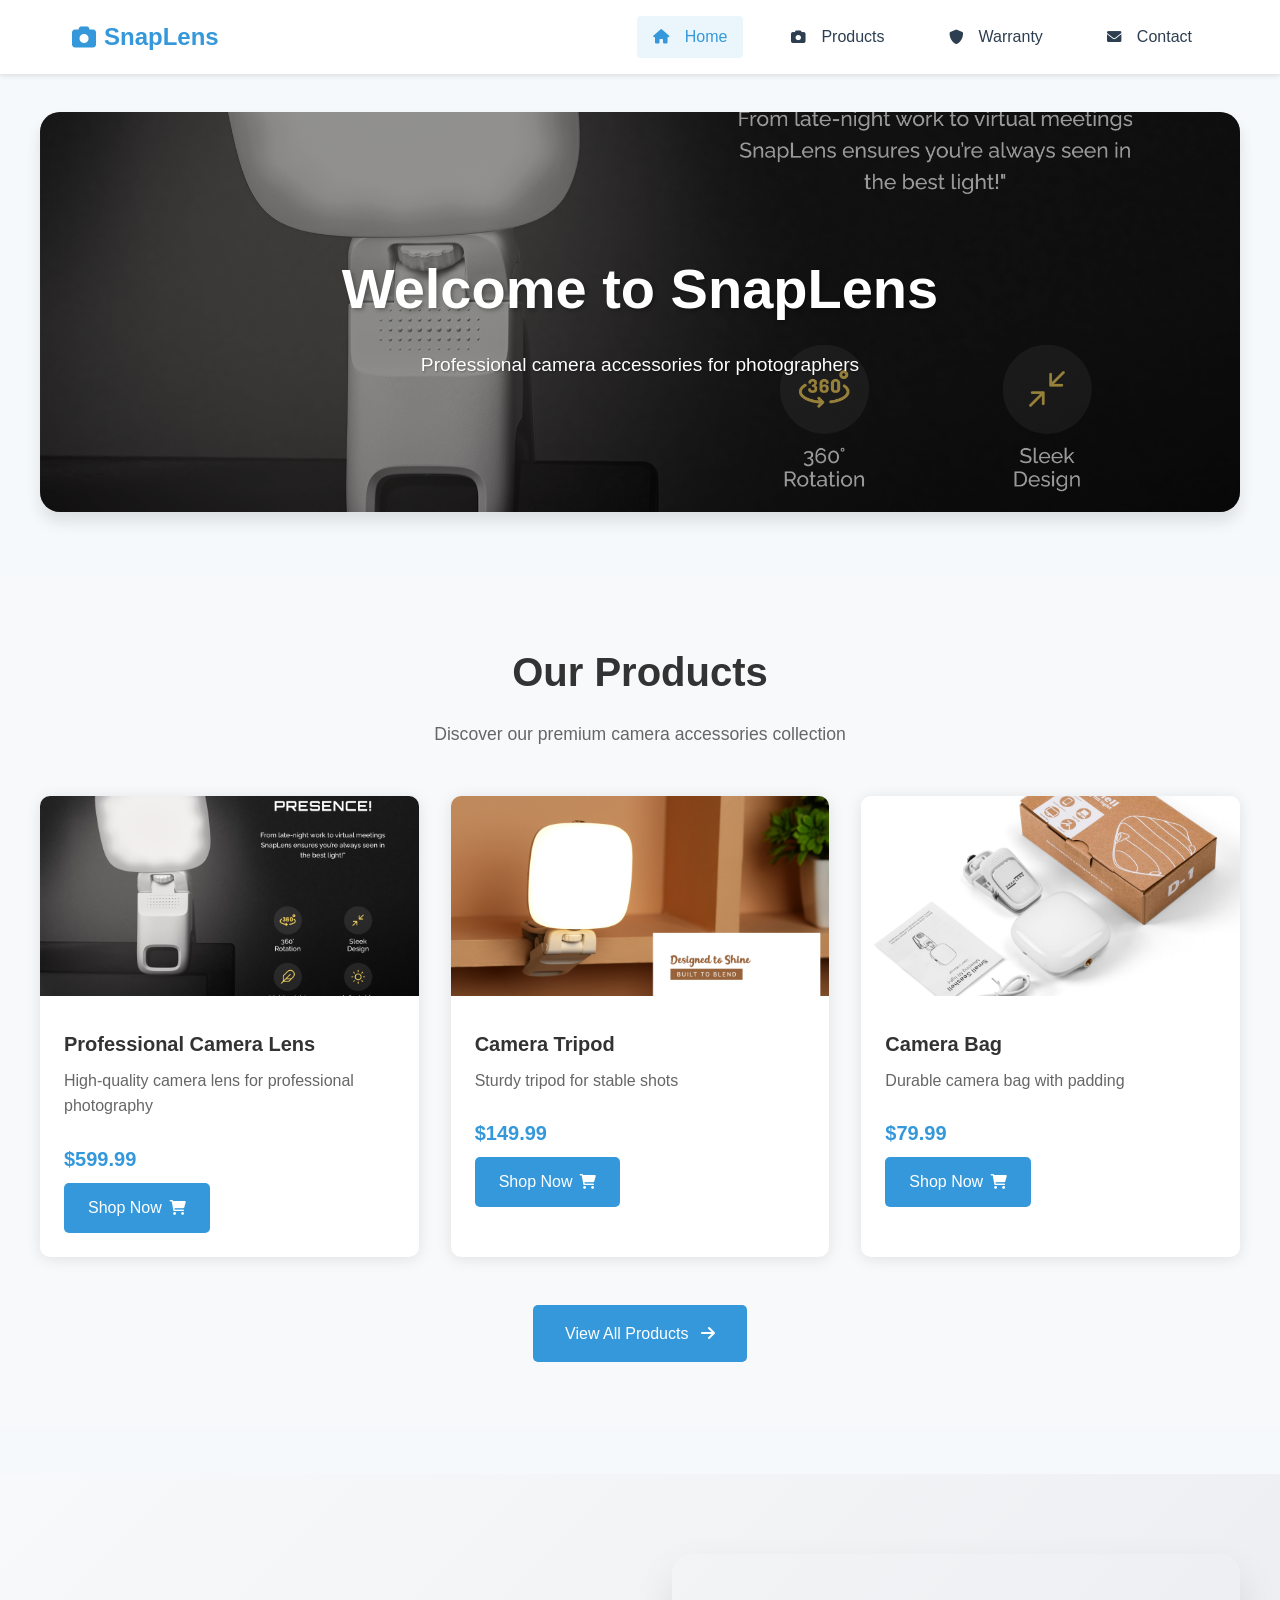
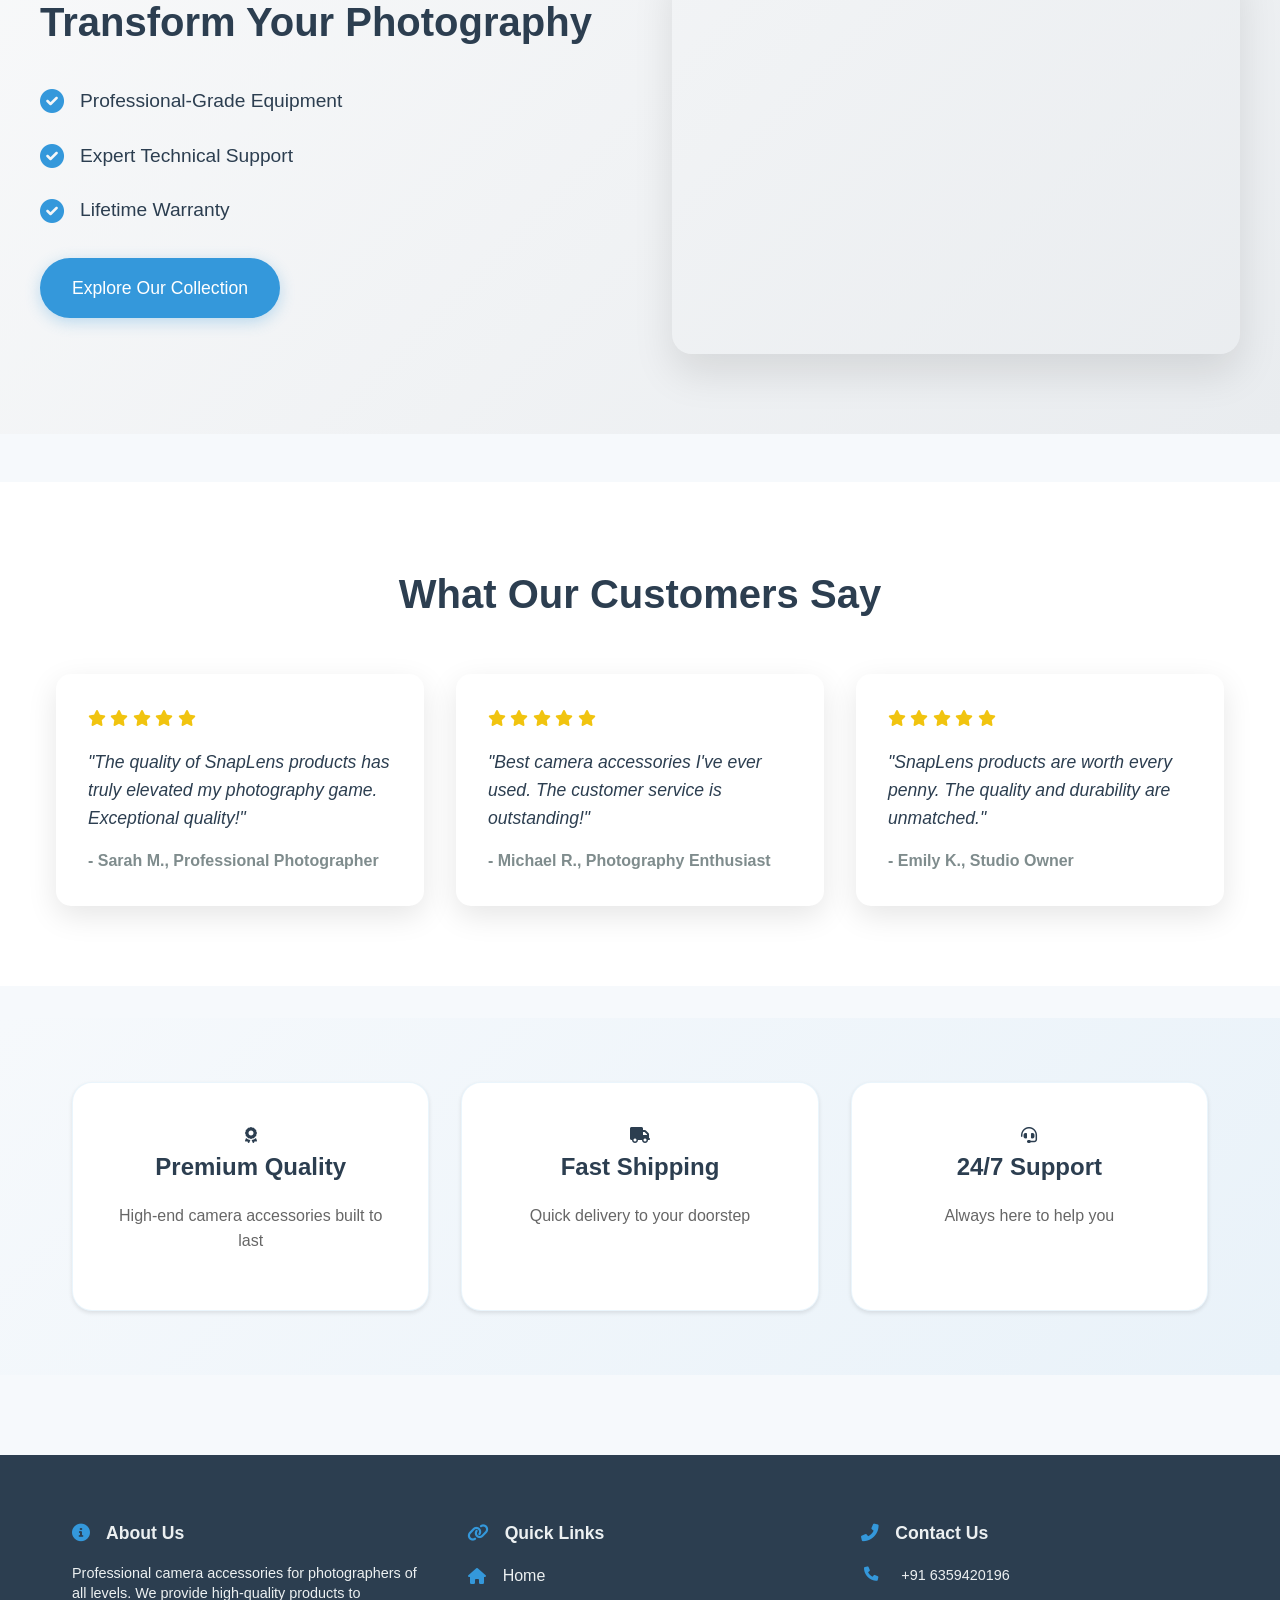
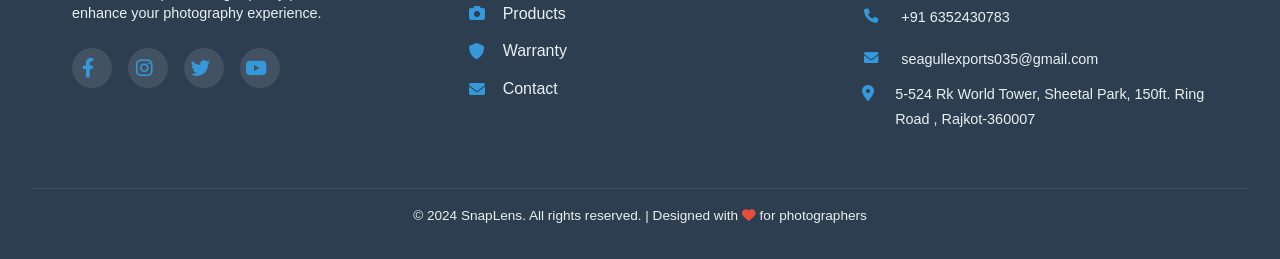
<file: index.html>
<!DOCTYPE html>
<html lang="en">
  <head>
    <meta charset="UTF-8" />
    <meta name="viewport" content="width=device-width, initial-scale=1.0" />
    <meta
      name="description"
      content="SnapLens - Professional camera accessories for photographers"
    />
    <title>SnapLens - Professional Camera Accessories</title>
    <link rel="stylesheet" href="css/styles.css" />
    <link
      rel="stylesheet"
      href="https://cdnjs.cloudflare.com/ajax/libs/font-awesome/6.0.0/css/all.min.css"
    />
  </head>
  <body>
    <header>
      <nav class="nav-container">
        <a href="index.html" class="logo">
          <i class="fas fa-camera"></i>
          SnapLens
        </a>
        <div class="nav-menu">
          <div class="hamburger" id="hamburger-menu">
            <span></span>
            <span></span>
            <span></span>
          </div>
          <ul class="nav-links">
            <li>
              <a href="index.html" class="active"
                ><i class="fas fa-home"></i> Home</a
              >
            </li>
            <li>
              <a href="products.html"><i class="fas fa-camera"></i> Products</a>
            </li>
            <li>
              <a href="warranty.html"
                ><i class="fas fa-shield-alt"></i> Warranty</a
              >
            </li>
            <li>
              <a href="contact.html"><i class="fas fa-envelope"></i> Contact</a>
            </li>
          </ul>
        </div>
      </nav>
    </header>

    <main>
      <section class="hero">
        <div class="slider">
          <div class="slide-track">
            <!-- First set of slides -->
            <div class="slide">
              <img src="products/1 (1).png" alt="Professional Camera Lens" />
            </div>
            <div class="slide">
              <img src="products/2 (1).png" alt="Camera Tripod" />
            </div>
            <div class="slide">
              <img src="products/3.png" alt="Camera Bag" />
            </div>
            <div class="slide">
              <img src="products/4.png" alt="Camera Flash" />
            </div>
            <!-- Duplicate set for seamless loop -->
            <div class="slide">
              <img src="products/5.png" alt="UV Filter Set" />
            </div>
            <div class="slide">
              <img src="products/6.png" alt="Memory Card" />
            </div>
            <div class="slide">
              <img src="products/7.png" alt="Camera Accessory" />
            </div>
            <div class="slide">
              <img src="products/8.png" alt="Camera Equipment" />
            </div>
          </div>
        </div>
        <div class="hero-content">
          <h1>Welcome to SnapLens</h1>
          <p>Professional camera accessories for photographers</p>
        </div>
      </section>

      <section class="products-section">
        <div class="section-header">
          <h2>Our Products</h2>
          <p>Discover our premium camera accessories collection</p>
        </div>
        <div class="products-container">
          <div class="product-card">
            <img
              src="products/1 (1).png"
              alt="Professional Camera Lens"
              class="product-image"
            />
            <h3>Professional Camera Lens</h3>
            <p>High-quality camera lens for professional photography</p>
            <div class="product-price">$599.99</div>
            <a
              href="https://www.amazon.com/dp/B00LXKN6HQ"
              target="_blank"
              class="product-link"
            >
              Shop Now <i class="fas fa-shopping-cart"></i>
            </a>
          </div>

          <div class="product-card">
            <img
              src="products/2 (1).png"
              alt="Camera Tripod"
              class="product-image"
            />
            <h3>Camera Tripod</h3>
            <p>Sturdy tripod for stable shots</p>
            <div class="product-price">$149.99</div>
            <a
              href="https://www.amazon.com/dp/B00XIABVTS"
              target="_blank"
              class="product-link"
            >
              Shop Now <i class="fas fa-shopping-cart"></i>
            </a>
          </div>

          <div class="product-card">
            <img src="products/3.png" alt="Camera Bag" class="product-image" />
            <h3>Camera Bag</h3>
            <p>Durable camera bag with padding</p>
            <div class="product-price">$79.99</div>
            <a
              href="https://www.amazon.com/dp/B002VPE1WK"
              target="_blank"
              class="product-link"
            >
              Shop Now <i class="fas fa-shopping-cart"></i>
            </a>
          </div>
        </div>
        <div class="view-all-container">
          <a href="products.html" class="view-all-btn">
            View All Products <i class="fas fa-arrow-right"></i>
          </a>
        </div>
      </section>

      <section class="photography-showcase">
        <div class="showcase-content">
          <div class="showcase-text">
            <h2>Transform Your Photography</h2>
            <div class="showcase-features">
              <div class="showcase-feature">
                <i class="fas fa-check-circle"></i>
                <span>Professional-Grade Equipment</span>
              </div>
              <div class="showcase-feature">
                <i class="fas fa-check-circle"></i>
                <span>Expert Technical Support</span>
              </div>
              <div class="showcase-feature">
                <i class="fas fa-check-circle"></i>
                <span>Lifetime Warranty</span>
              </div>
            </div>
            <a href="products.html" class="showcase-btn"
              >Explore Our Collection</a
            >
          </div>
          <div class="showcase-video">
            <div class="video-wrapper">
              <video autoplay muted loop playsinline id="showcaseVideo">
                <source src="products/videos/1.mp4" type="video/mp4" />
                Your browser does not support the video tag.
              </video>
            </div>
          </div>
        </div>
      </section>

      <section class="testimonials">
        <h2>What Our Customers Say</h2>
        <div class="testimonials-container">
          <div class="testimonial-card">
            <div class="testimonial-rating">
              <i class="fas fa-star"></i>
              <i class="fas fa-star"></i>
              <i class="fas fa-star"></i>
              <i class="fas fa-star"></i>
              <i class="fas fa-star"></i>
            </div>
            <p>
              "The quality of SnapLens products has truly elevated my
              photography game. Exceptional quality!"
            </p>
            <div class="testimonial-author">
              - Sarah M., Professional Photographer
            </div>
          </div>
          <div class="testimonial-card">
            <div class="testimonial-rating">
              <i class="fas fa-star"></i>
              <i class="fas fa-star"></i>
              <i class="fas fa-star"></i>
              <i class="fas fa-star"></i>
              <i class="fas fa-star"></i>
            </div>
            <p>
              "Best camera accessories I've ever used. The customer service is
              outstanding!"
            </p>
            <div class="testimonial-author">
              - Michael R., Photography Enthusiast
            </div>
          </div>
          <div class="testimonial-card">
            <div class="testimonial-rating">
              <i class="fas fa-star"></i>
              <i class="fas fa-star"></i>
              <i class="fas fa-star"></i>
              <i class="fas fa-star"></i>
              <i class="fas fa-star"></i>
            </div>
            <p>
              "SnapLens products are worth every penny. The quality and
              durability are unmatched."
            </p>
            <div class="testimonial-author">- Emily K., Studio Owner</div>
          </div>
        </div>
      </section>

      <section class="features">
        <div class="features-container">
          <div class="feature-card">
            <i class="fas fa-award"></i>
            <h3>Premium Quality</h3>
            <p>High-end camera accessories built to last</p>
          </div>
          <div class="feature-card">
            <i class="fas fa-truck"></i>
            <h3>Fast Shipping</h3>
            <p>Quick delivery to your doorstep</p>
          </div>
          <div class="feature-card">
            <i class="fas fa-headset"></i>
            <h3>24/7 Support</h3>
            <p>Always here to help you</p>
          </div>
        </div>
      </section>
    </main>

    <footer>
      <div class="footer-content">
        <div class="footer-section">
          <h3><i class="fas fa-info-circle"></i> About Us</h3>
          <p>
            Professional camera accessories for photographers of all levels. We
            provide high-quality products to enhance your photography
            experience.
          </p>
          <div class="social-links">
            <a
              href="https://facebook.com/snaplens"
              target="_blank"
              class="facebook"
            >
              <i class="fab fa-facebook-f"></i>
            </a>
            <a
              href="https://instagram.com/snaplens"
              target="_blank"
              class="instagram"
            >
              <i class="fab fa-instagram"></i>
            </a>
            <a
              href="https://twitter.com/snaplens"
              target="_blank"
              class="twitter"
            >
              <i class="fab fa-twitter"></i>
            </a>
            <a
              href="https://youtube.com/snaplens"
              target="_blank"
              class="youtube"
            >
              <i class="fab fa-youtube"></i>
            </a>
          </div>
        </div>
        <div class="footer-section">
          <h3><i class="fas fa-link"></i> Quick Links</h3>
          <ul>
            <li>
              <a href="index.html"><i class="fas fa-home"></i> Home</a>
            </li>
            <li>
              <a href="products.html"><i class="fas fa-camera"></i> Products</a>
            </li>
            <li>
              <a href="warranty.html"
                ><i class="fas fa-shield-alt"></i> Warranty</a
              >
            </li>
            <li>
              <a href="contact.html"><i class="fas fa-envelope"></i> Contact</a>
            </li>
          </ul>
        </div>
        <div class="footer-section">
          <h3><i class="fas fa-phone-alt"></i> Contact Us</h3>
          <div class="contact-details">
            <p>
              <i class="fas fa-phone"></i>
              +91 6359420196
            </p>
            <p>
              <i class="fas fa-phone"></i>
              +91 6352430783
            </p>
            <p>
              <i class="fas fa-envelope"></i>
              seagullexports035@gmail.com
            </p>
            <div class="address-wrapper">
              <i class="fas fa-map-marker-alt"></i>
              <ul class="address-list">
                <li>5-524 Rk World Tower</li>
                <li>Sheetal Park, 150ft. Ring Road , Rajkot-360007</li>
                <!-- <li>Rajkot-360007</li> -->
              </ul>
            </div>
          </div>
        </div>
      </div>
      <p class="copyright">
        &copy; 2024 SnapLens. All rights reserved. | Designed with
        <i class="fas fa-heart"></i> for photographers
      </p>
    </footer>

    <script src="js/main.js"></script>
    <script>
      // Add scroll effect to header
      window.addEventListener('scroll', () => {
        const header = document.querySelector('header');
        if (window.scrollY > 50) {
          header.classList.add('scrolled');
        } else {
          header.classList.remove('scrolled');
        }
      });

      // Mobile menu toggle
      const hamburger = document.getElementById('hamburger-menu');
      const navMenu = document.querySelector('.nav-links');

      hamburger.addEventListener('click', () => {
        hamburger.classList.toggle('active');
        navMenu.classList.toggle('active');
      });
    </script>

    <style>
      /* Photography Showcase Section */
      .photography-showcase {
        background: linear-gradient(135deg, #f8f9fa 0%, #e9ecef 100%);
        padding: 5rem 2rem;
        margin: 3rem 0;
      }

      .showcase-content {
        max-width: 1200px;
        margin: 0 auto;
        display: flex;
        align-items: center;
        gap: 4rem;
      }

      .showcase-text {
        flex: 1;
      }

      .showcase-text h2 {
        font-size: 2.5rem;
        color: #2c3e50;
        margin-bottom: 2rem;
      }

      .showcase-features {
        display: flex;
        flex-direction: column;
        gap: 1.5rem;
        margin-bottom: 2rem;
      }

      .showcase-feature {
        display: flex;
        align-items: center;
        gap: 1rem;
        font-size: 1.2rem;
      }

      .showcase-feature i {
        color: #3498db;
        font-size: 1.5rem;
      }

      .showcase-btn {
        display: inline-block;
        background: #3498db;
        color: white;
        padding: 1rem 2rem;
        border-radius: 30px;
        text-decoration: none;
        font-size: 1.1rem;
        transition: all 0.3s ease;
        box-shadow: 0 4px 15px rgba(52, 152, 219, 0.3);
      }

      .showcase-btn:hover {
        background: #2980b9;
        transform: translateY(-2px);
        box-shadow: 0 6px 20px rgba(52, 152, 219, 0.4);
      }

      .showcase-video {
        flex: 1;
        display: flex;
        justify-content: center;
      }

      .video-wrapper {
        width: 100%;
        height: 400px;
        border-radius: 20px;
        overflow: hidden;
        box-shadow: 0 20px 40px rgba(0, 0, 0, 0.1);
      }

      .video-wrapper video {
        width: 100%;
        height: 100%;
        object-fit: cover;
      }

      @media (max-width: 768px) {
        .showcase-content {
          flex-direction: column;
          text-align: center;
          gap: 2rem;
        }

        .showcase-features {
          align-items: center;
        }

        .showcase-text h2 {
          font-size: 2rem;
        }

        .video-wrapper {
          height: 300px;
        }
      }
    </style>
  </body>
</html>
</file>
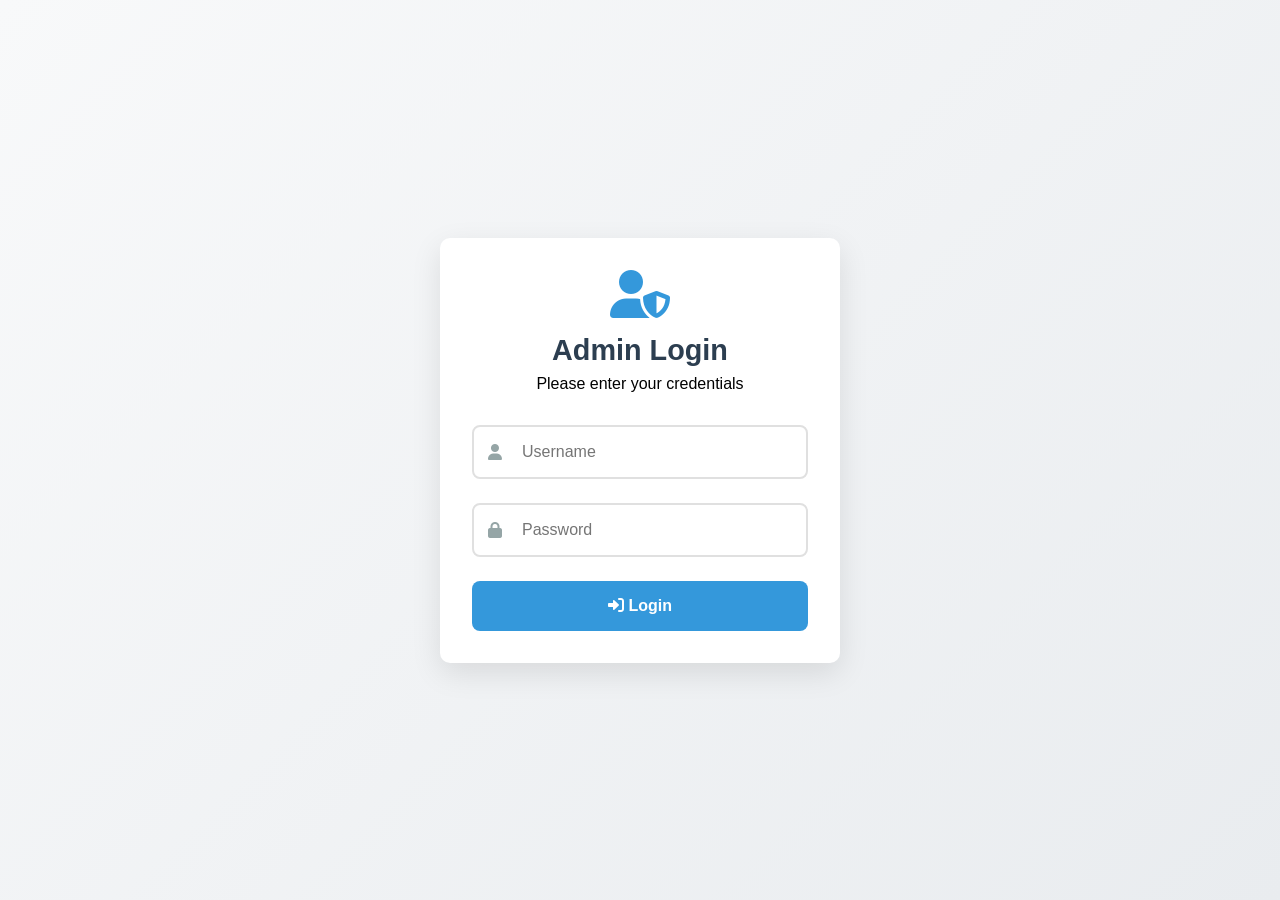
<file: admin-dashboard.html>
<!DOCTYPE html>
<html lang="en">
  <head>
    <meta charset="UTF-8" />
    <meta name="viewport" content="width=device-width, initial-scale=1.0" />
    <title>Admin Dashboard - SnapLens</title>
    <link
      rel="stylesheet"
      href="https://cdnjs.cloudflare.com/ajax/libs/font-awesome/6.0.0/css/all.min.css"
    />
    <style>
      * {
        margin: 0;
        padding: 0;
        box-sizing: border-box;
      }

      body {
        font-family: 'Segoe UI', Tahoma, Geneva, Verdana, sans-serif;
        background: #f8f9fa;
        min-height: 100vh;
        display: flex;
      }

      .sidebar {
        width: 250px;
        background: #2c3e50;
        color: white;
        padding: 2rem 0;
        position: fixed;
        height: 100vh;
      }

      .sidebar-header {
        padding: 0 1.5rem;
        margin-bottom: 2rem;
        display: flex;
        align-items: center;
        gap: 0.5rem;
      }

      .sidebar-header i {
        font-size: 1.5rem;
        color: #3498db;
      }

      .nav-menu {
        list-style: none;
      }

      .nav-item {
        margin-bottom: 0.5rem;
      }

      .nav-link {
        display: flex;
        align-items: center;
        gap: 0.75rem;
        padding: 1rem 1.5rem;
        color: #ecf0f1;
        text-decoration: none;
        transition: all 0.3s ease;
      }

      .nav-link:hover,
      .nav-link.active {
        background: #34495e;
        color: #3498db;
      }

      .nav-link i {
        width: 20px;
        text-align: center;
      }

      .main-content {
        flex: 1;
        margin-left: 250px;
        padding: 2rem;
      }

      .page-header {
        display: flex;
        justify-content: space-between;
        align-items: center;
        margin-bottom: 2rem;
        padding-bottom: 1rem;
        border-bottom: 2px solid #e9ecef;
      }

      .page-title {
        color: #2c3e50;
        font-size: 1.8rem;
      }

      .admin-card {
        background: white;
        border-radius: 10px;
        padding: 1.5rem;
        margin-bottom: 1.5rem;
        box-shadow: 0 2px 10px rgba(0, 0, 0, 0.1);
      }

      .card-header {
        display: flex;
        justify-content: space-between;
        align-items: center;
        margin-bottom: 1rem;
      }

      .card-title {
        color: #2c3e50;
        font-size: 1.2rem;
        font-weight: 600;
      }

      .btn {
        display: inline-flex;
        align-items: center;
        gap: 0.5rem;
        padding: 0.75rem 1.5rem;
        border: none;
        border-radius: 6px;
        font-size: 0.9rem;
        font-weight: 600;
        cursor: pointer;
        transition: all 0.3s ease;
      }

      .btn-primary {
        background: #3498db;
        color: white;
      }

      .btn-primary:hover {
        background: #2980b9;
      }

      .product-grid {
        display: grid;
        grid-template-columns: repeat(auto-fill, minmax(250px, 1fr));
        gap: 1.5rem;
      }

      .product-item {
        background: #f8f9fa;
        border-radius: 8px;
        padding: 1rem;
        display: flex;
        align-items: center;
        gap: 1rem;
      }

      .product-image {
        width: 80px;
        height: 80px;
        border-radius: 4px;
        object-fit: cover;
      }

      .product-info {
        flex: 1;
      }

      .product-name {
        font-weight: 600;
        color: #2c3e50;
        margin-bottom: 0.25rem;
      }

      .product-price {
        color: #3498db;
        font-weight: 500;
      }

      .product-actions {
        display: flex;
        gap: 0.5rem;
      }

      .action-btn {
        padding: 0.5rem;
        border: none;
        border-radius: 4px;
        cursor: pointer;
        transition: all 0.3s ease;
      }

      .edit-btn {
        background: #f1c40f;
        color: white;
      }

      .delete-btn {
        background: #e74c3c;
        color: white;
      }

      .action-btn:hover {
        opacity: 0.9;
        transform: translateY(-1px);
      }

      /* Dashboard Stats */
      .dashboard-stats {
        display: grid;
        grid-template-columns: repeat(auto-fit, minmax(200px, 1fr));
        gap: 1.5rem;
        margin-top: 1rem;
      }

      .stat-card {
        background: #f8f9fa;
        padding: 1.5rem;
        border-radius: 8px;
        text-align: center;
      }

      .stat-card i {
        font-size: 2rem;
        color: #3498db;
        margin-bottom: 1rem;
      }

      .stat-card h3 {
        color: #7f8c8d;
        font-size: 0.9rem;
        margin-bottom: 0.5rem;
      }

      .stat-card p {
        color: #2c3e50;
        font-size: 1.8rem;
        font-weight: 600;
      }

      /* Settings Form */
      .settings-form {
        max-width: 600px;
      }

      .settings-form .form-group {
        margin-bottom: 1.5rem;
      }

      .settings-form label {
        display: block;
        color: #2c3e50;
        margin-bottom: 0.5rem;
        font-weight: 500;
      }

      .settings-form input {
        width: 100%;
        padding: 0.75rem;
        border: 2px solid #e0e0e0;
        border-radius: 6px;
        font-size: 1rem;
        transition: all 0.3s ease;
      }

      .settings-form input:focus {
        border-color: #3498db;
        box-shadow: 0 0 0 3px rgba(52, 152, 219, 0.1);
        outline: none;
      }

      /* Messages and Orders List */
      .messages-list,
      .orders-list {
        padding: 1rem 0;
      }

      .messages-list p,
      .orders-list p {
        color: #7f8c8d;
        text-align: center;
        padding: 2rem;
      }

      /* Hide sections by default */
      .admin-section {
        display: none;
      }

      /* Show active section */
      .admin-section.active {
        display: block;
      }

      @media (max-width: 768px) {
        .sidebar {
          width: 70px;
          padding: 1rem 0;
        }

        .sidebar-header span,
        .nav-link span {
          display: none;
        }

        .main-content {
          margin-left: 70px;
        }

        .nav-link {
          justify-content: center;
          padding: 1rem;
        }

        .nav-link i {
          margin: 0;
        }

        .dashboard-stats {
          grid-template-columns: 1fr;
        }

        .page-header {
          flex-direction: column;
          gap: 1rem;
          align-items: flex-start;
        }

        .btn {
          width: 100%;
          justify-content: center;
        }
      }

      /* Modal Styles */
      .modal {
        position: fixed;
        top: 0;
        left: 0;
        right: 0;
        bottom: 0;
        background: rgba(0, 0, 0, 0.5);
        display: flex;
        align-items: center;
        justify-content: center;
        z-index: 1000;
      }

      .modal-content {
        background: white;
        padding: 2rem;
        border-radius: 10px;
        width: 100%;
        max-width: 500px;
        box-shadow: 0 4px 20px rgba(0, 0, 0, 0.15);
      }

      .modal h2 {
        margin-bottom: 1.5rem;
        color: #2c3e50;
      }

      .modal .form-group {
        margin-bottom: 1rem;
      }

      .modal label {
        display: block;
        margin-bottom: 0.5rem;
        color: #2c3e50;
      }

      .modal input,
      .modal textarea {
        width: 100%;
        padding: 0.75rem;
        border: 2px solid #e0e0e0;
        border-radius: 6px;
        font-size: 1rem;
      }

      .modal textarea {
        height: 100px;
        resize: vertical;
      }

      .modal-actions {
        display: flex;
        gap: 1rem;
        margin-top: 1.5rem;
      }

      .modal-actions .btn {
        flex: 1;
      }
    </style>
  </head>
  <body>
    <aside class="sidebar">
      <div class="sidebar-header">
        <i class="fas fa-camera"></i>
        <span>SnapLens Admin</span>
      </div>
      <ul class="nav-menu">
        <li class="nav-item">
          <a href="#dashboard" class="nav-link active">
            <i class="fas fa-home"></i>
            <span>Dashboard</span>
          </a>
        </li>
        <li class="nav-item">
          <a href="#products" class="nav-link">
            <i class="fas fa-box"></i>
            <span>Products</span>
          </a>
        </li>
        <li class="nav-item">
          <a href="#orders" class="nav-link">
            <i class="fas fa-shopping-cart"></i>
            <span>Orders</span>
          </a>
        </li>
        <li class="nav-item">
          <a href="#messages" class="nav-link">
            <i class="fas fa-envelope"></i>
            <span>Messages</span>
          </a>
        </li>
        <li class="nav-item">
          <a href="#settings" class="nav-link">
            <i class="fas fa-cog"></i>
            <span>Settings</span>
          </a>
        </li>
        <li class="nav-item">
          <a href="#" id="logoutBtn" class="nav-link">
            <i class="fas fa-sign-out-alt"></i>
            <span>Logout</span>
          </a>
        </li>
      </ul>
    </aside>

    <main class="main-content">
      <!-- Dashboard Section -->
      <section id="dashboard" class="admin-section">
        <div class="page-header">
          <h1 class="page-title">Dashboard</h1>
        </div>
        <div class="admin-card">
          <div class="card-header">
            <h2 class="card-title">Overview</h2>
          </div>
          <div class="dashboard-stats">
            <div class="stat-card">
              <i class="fas fa-box"></i>
              <h3>Total Products</h3>
              <p>24</p>
            </div>
            <div class="stat-card">
              <i class="fas fa-shopping-cart"></i>
              <h3>Total Orders</h3>
              <p>156</p>
            </div>
            <div class="stat-card">
              <i class="fas fa-envelope"></i>
              <h3>New Messages</h3>
              <p>8</p>
            </div>
          </div>
        </div>
      </section>

      <!-- Products Section -->
      <section id="products" class="admin-section">
        <div class="page-header">
          <h1 class="page-title">Products</h1>
          <button class="btn btn-primary">
            <i class="fas fa-plus"></i>
            <span>Add New Product</span>
          </button>
        </div>
        <div class="admin-card">
          <div class="card-header">
            <h2 class="card-title">Product List</h2>
          </div>
          <div class="product-grid">
            <!-- Products will be loaded here -->
          </div>
        </div>
      </section>

      <!-- Orders Section -->
      <section id="orders" class="admin-section">
        <div class="page-header">
          <h1 class="page-title">Orders</h1>
        </div>
        <div class="admin-card">
          <div class="card-header">
            <h2 class="card-title">Recent Orders</h2>
          </div>
          <div class="orders-list">
            <!-- Orders will be loaded here -->
            <p>No orders to display</p>
          </div>
        </div>
      </section>

      <!-- Messages Section -->
      <section id="messages" class="admin-section">
        <div class="page-header">
          <h1 class="page-title">Messages</h1>
        </div>
        <div class="admin-card">
          <div class="card-header">
            <h2 class="card-title">Customer Messages</h2>
          </div>
          <div class="messages-list">
            <!-- Messages will be loaded here -->
            <p>No messages to display</p>
          </div>
        </div>
      </section>

      <!-- Settings Section -->
      <section id="settings" class="admin-section">
        <div class="page-header">
          <h1 class="page-title">Settings</h1>
        </div>
        <div class="admin-card">
          <div class="card-header">
            <h2 class="card-title">Website Settings</h2>
          </div>
          <form class="settings-form">
            <div class="form-group">
              <label>Website Name</label>
              <input type="text" value="SnapLens" />
            </div>
            <div class="form-group">
              <label>Contact Email</label>
              <input type="email" value="seagullexports035@gmail.com" />
            </div>
            <button type="submit" class="btn btn-primary">
              <i class="fas fa-save"></i>
              <span>Save Changes</span>
            </button>
          </form>
        </div>
      </section>
    </main>

    <script>
      // Check authentication
      if (!sessionStorage.getItem('adminAuthenticated')) {
        window.location.href = 'admin-login.html';
      }

      // Handle navigation
      function loadSection(section) {
        // Hide all sections first
        document.querySelectorAll('.admin-section').forEach(el => el.style.display = 'none');

        // Remove active class from all nav links
        document.querySelectorAll('.nav-link').forEach(el => el.classList.remove('active'));

        // Add active class to current nav link
        document.querySelector(`[href="#${section}"]`).classList.add('active');

        // Show current section
        const sectionEl = document.getElementById(section);
        if (sectionEl) {
          sectionEl.style.display = 'block';
        }

        // Update page title
        document.querySelector('.page-title').textContent = section.charAt(0).toUpperCase() + section.slice(1);
      }

      // Handle hash change
      window.addEventListener('hashchange', () => {
        const section = window.location.hash.slice(1) || 'dashboard';
        loadSection(section);
      });

      // Initial load
      window.addEventListener('load', () => {
        const section = window.location.hash.slice(1) || 'dashboard';
        loadSection(section);
      });

      // Logout functionality
      document.getElementById('logoutBtn').addEventListener('click', function(e) {
        e.preventDefault();
        sessionStorage.removeItem('adminAuthenticated');
        window.location.href = 'admin-login.html';
      });

      // Product data array
      let products = [
        {
          id: 1,
          name: 'Camera Lens XYZ',
          price: 299.99,
          image: 'images/products/lens1.jpg',
          description: 'Professional grade camera lens'
        },
        {
          id: 2,
          name: 'Tripod Stand Pro',
          price: 149.99,
          image: 'images/products/tripod1.jpg',
          description: 'Stable tripod for professional photography'
        },
        {
          id: 3,
          name: 'Camera Flash LED',
          price: 89.99,
          image: 'images/products/flash1.jpg',
          description: 'High-power LED flash for perfect lighting'
        }
      ];

      // Save products to localStorage
      function saveProducts() {
        localStorage.setItem('products', JSON.stringify(products));
      }

      // Load products from localStorage
      function loadStoredProducts() {
        const storedProducts = localStorage.getItem('products');
        if (storedProducts) {
          products = JSON.parse(storedProducts);
        }
      }

      // Add new product
      function addProduct(product) {
        const newId = products.length > 0 ? Math.max(...products.map(p => p.id)) + 1 : 1;
        const newProduct = {
          id: newId,
          ...product
        };
        products.push(newProduct);
        saveProducts();
        loadProducts();
      }

      // Edit product
      function editProduct(id, updatedProduct) {
        const index = products.findIndex(p => p.id === id);
        if (index !== -1) {
          products[index] = { ...products[index], ...updatedProduct };
          saveProducts();
          loadProducts();
        }
      }

      // Delete product
      function deleteProduct(id) {
        const index = products.findIndex(p => p.id === id);
        if (index !== -1) {
          products.splice(index, 1);
          saveProducts();
          loadProducts();
        }
      }

      // Load products to grid
      function loadProducts() {
        const productGrid = document.querySelector('.product-grid');
        productGrid.innerHTML = ''; // Clear existing products

        products.forEach(product => {
          const productHTML = `
            <div class="product-item" data-id="${product.id}">
              <img src="${product.image}" alt="${product.name}" class="product-image">
              <div class="product-info">
                <div class="product-name">${product.name}</div>
                <div class="product-price">$${product.price.toFixed(2)}</div>
              </div>
              <div class="product-actions">
                <button class="action-btn edit-btn" onclick="openEditModal(${product.id})" title="Edit">
                  <i class="fas fa-edit"></i>
                </button>
                <button class="action-btn delete-btn" onclick="confirmDelete(${product.id})" title="Delete">
                  <i class="fas fa-trash"></i>
                </button>
              </div>
            </div>
          `;
          productGrid.innerHTML += productHTML;
        });

        // Update dashboard stats
        document.querySelector('.stat-card p').textContent = products.length;
      }

      // Add product modal handlers
      document.querySelector('.btn-primary').addEventListener('click', () => {
        openAddModal();
      });

      function openAddModal() {
        const modal = document.createElement('div');
        modal.className = 'modal';
        modal.innerHTML = `
          <div class="modal-content">
            <h2>Add New Product</h2>
            <form id="addProductForm">
              <div class="form-group">
                <label>Product Name</label>
                <input type="text" name="name" required>
              </div>
              <div class="form-group">
                <label>Price ($)</label>
                <input type="number" step="0.01" name="price" required>
              </div>
              <div class="form-group">
                <label>Image URL</label>
                <input type="text" name="image" required>
              </div>
              <div class="form-group">
                <label>Description</label>
                <textarea name="description" required></textarea>
              </div>
              <div class="modal-actions">
                <button type="submit" class="btn btn-primary">Add Product</button>
                <button type="button" class="btn" onclick="closeModal()">Cancel</button>
              </div>
            </form>
          </div>
        `;
        document.body.appendChild(modal);

        document.getElementById('addProductForm').addEventListener('submit', (e) => {
          e.preventDefault();
          const formData = new FormData(e.target);
          const newProduct = {
            name: formData.get('name'),
            price: parseFloat(formData.get('price')),
            image: formData.get('image'),
            description: formData.get('description')
          };
          addProduct(newProduct);
          closeModal();
        });
      }

      function openEditModal(id) {
        const product = products.find(p => p.id === id);
        if (!product) return;

        const modal = document.createElement('div');
        modal.className = 'modal';
        modal.innerHTML = `
          <div class="modal-content">
            <h2>Edit Product</h2>
            <form id="editProductForm">
              <div class="form-group">
                <label>Product Name</label>
                <input type="text" name="name" value="${product.name}" required>
              </div>
              <div class="form-group">
                <label>Price ($)</label>
                <input type="number" step="0.01" name="price" value="${product.price}" required>
              </div>
              <div class="form-group">
                <label>Image URL</label>
                <input type="text" name="image" value="${product.image}" required>
              </div>
              <div class="form-group">
                <label>Description</label>
                <textarea name="description" required>${product.description}</textarea>
              </div>
              <div class="modal-actions">
                <button type="submit" class="btn btn-primary">Save Changes</button>
                <button type="button" class="btn" onclick="closeModal()">Cancel</button>
              </div>
            </form>
          </div>
        `;
        document.body.appendChild(modal);

        document.getElementById('editProductForm').addEventListener('submit', (e) => {
          e.preventDefault();
          const formData = new FormData(e.target);
          const updatedProduct = {
            name: formData.get('name'),
            price: parseFloat(formData.get('price')),
            image: formData.get('image'),
            description: formData.get('description')
          };
          editProduct(id, updatedProduct);
          closeModal();
        });
      }

      function confirmDelete(id) {
        if (confirm('Are you sure you want to delete this product?')) {
          deleteProduct(id);
        }
      }

      function closeModal() {
        const modal = document.querySelector('.modal');
        if (modal) {
          modal.remove();
        }
      }

      // Initialize
      loadStoredProducts();
      loadProducts();
    </script>
  </body>
</html>
</file>
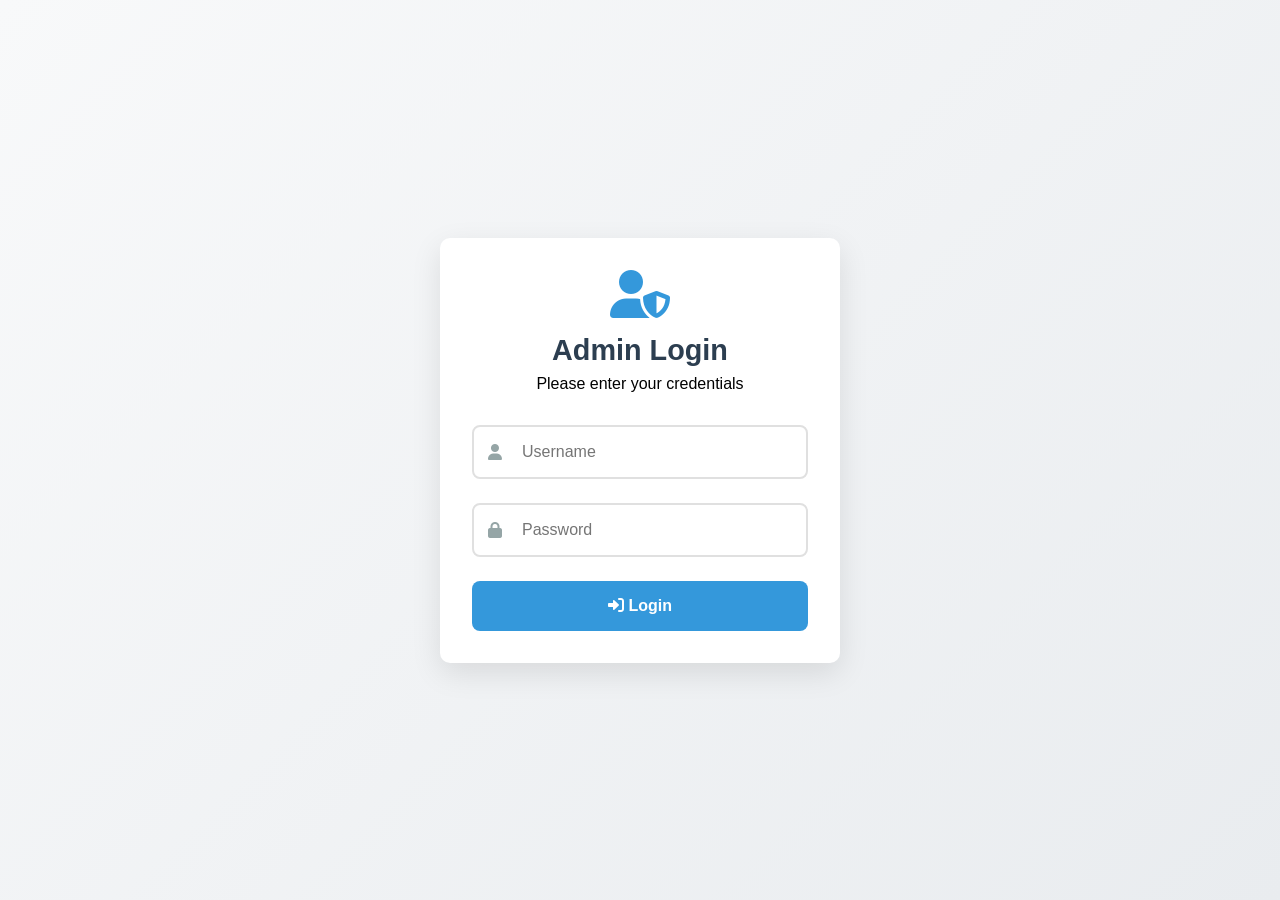
<file: admin-login.html>
<!DOCTYPE html>
<html lang="en">
  <head>
    <meta charset="UTF-8" />
    <meta name="viewport" content="width=device-width, initial-scale=1.0" />
    <title>Admin Login - SnapLens</title>
    <link
      rel="stylesheet"
      href="https://cdnjs.cloudflare.com/ajax/libs/font-awesome/6.0.0/css/all.min.css"
    />
    <style>
      * {
        margin: 0;
        padding: 0;
        box-sizing: border-box;
      }

      body {
        font-family: 'Segoe UI', Tahoma, Geneva, Verdana, sans-serif;
        background: linear-gradient(135deg, #f8f9fa 0%, #e9ecef 100%);
        min-height: 100vh;
        display: flex;
        align-items: center;
        justify-content: center;
      }

      .login-container {
        background: white;
        padding: 2rem;
        border-radius: 10px;
        box-shadow: 0 10px 30px rgba(0, 0, 0, 0.1);
        width: 100%;
        max-width: 400px;
      }

      .login-header {
        text-align: center;
        margin-bottom: 2rem;
      }

      .login-header i {
        font-size: 3rem;
        color: #3498db;
        margin-bottom: 1rem;
      }

      .login-header h1 {
        color: #2c3e50;
        font-size: 1.8rem;
        margin-bottom: 0.5rem;
      }

      .login-form {
        display: flex;
        flex-direction: column;
        gap: 1.5rem;
      }

      .form-group {
        position: relative;
      }

      .form-group i {
        position: absolute;
        left: 1rem;
        top: 50%;
        transform: translateY(-50%);
        color: #95a5a6;
      }

      .form-group input {
        width: 100%;
        padding: 1rem 1rem 1rem 3rem;
        border: 2px solid #e0e0e0;
        border-radius: 8px;
        font-size: 1rem;
        transition: all 0.3s ease;
      }

      .form-group input:focus {
        border-color: #3498db;
        box-shadow: 0 0 0 3px rgba(52, 152, 219, 0.1);
        outline: none;
      }

      .login-btn {
        background: #3498db;
        color: white;
        padding: 1rem;
        border: none;
        border-radius: 8px;
        font-size: 1rem;
        font-weight: 600;
        cursor: pointer;
        transition: all 0.3s ease;
      }

      .login-btn:hover {
        background: #2980b9;
        transform: translateY(-2px);
        box-shadow: 0 5px 15px rgba(52, 152, 219, 0.3);
      }

      .error-message {
        color: #e74c3c;
        text-align: center;
        margin-top: 1rem;
        font-size: 0.9rem;
        display: none;
      }

      .error-message.show {
        display: block;
      }
    </style>
  </head>
  <body>
    <div class="login-container">
      <div class="login-header">
        <i class="fas fa-user-shield"></i>
        <h1>Admin Login</h1>
        <p>Please enter your credentials</p>
      </div>
      <form id="loginForm" class="login-form">
        <div class="form-group">
          <i class="fas fa-user"></i>
          <input
            type="text"
            id="username"
            placeholder="Username"
            required
            autocomplete="username"
          />
        </div>
        <div class="form-group">
          <i class="fas fa-lock"></i>
          <input
            type="password"
            id="password"
            placeholder="Password"
            required
            autocomplete="current-password"
          />
        </div>
        <button type="submit" class="login-btn">
          <i class="fas fa-sign-in-alt"></i> Login
        </button>
      </form>
      <div id="errorMessage" class="error-message">
        Invalid username or password
      </div>
    </div>

    <script>
      document.getElementById('loginForm').addEventListener('submit', function(e) {
        e.preventDefault();

        const username = document.getElementById('username').value;
        const password = document.getElementById('password').value;

        // This is a simple example. In a real application, you should use proper server-side authentication
        if (username === 'admin' && password === 'snaplens2024') {
          sessionStorage.setItem('adminLoggedIn', 'true');
          window.location.href = 'admin-products.html';
        } else {
          document.getElementById('errorMessage').classList.add('show');
        }
      });
    </script>
  </body>
</html>
</file>
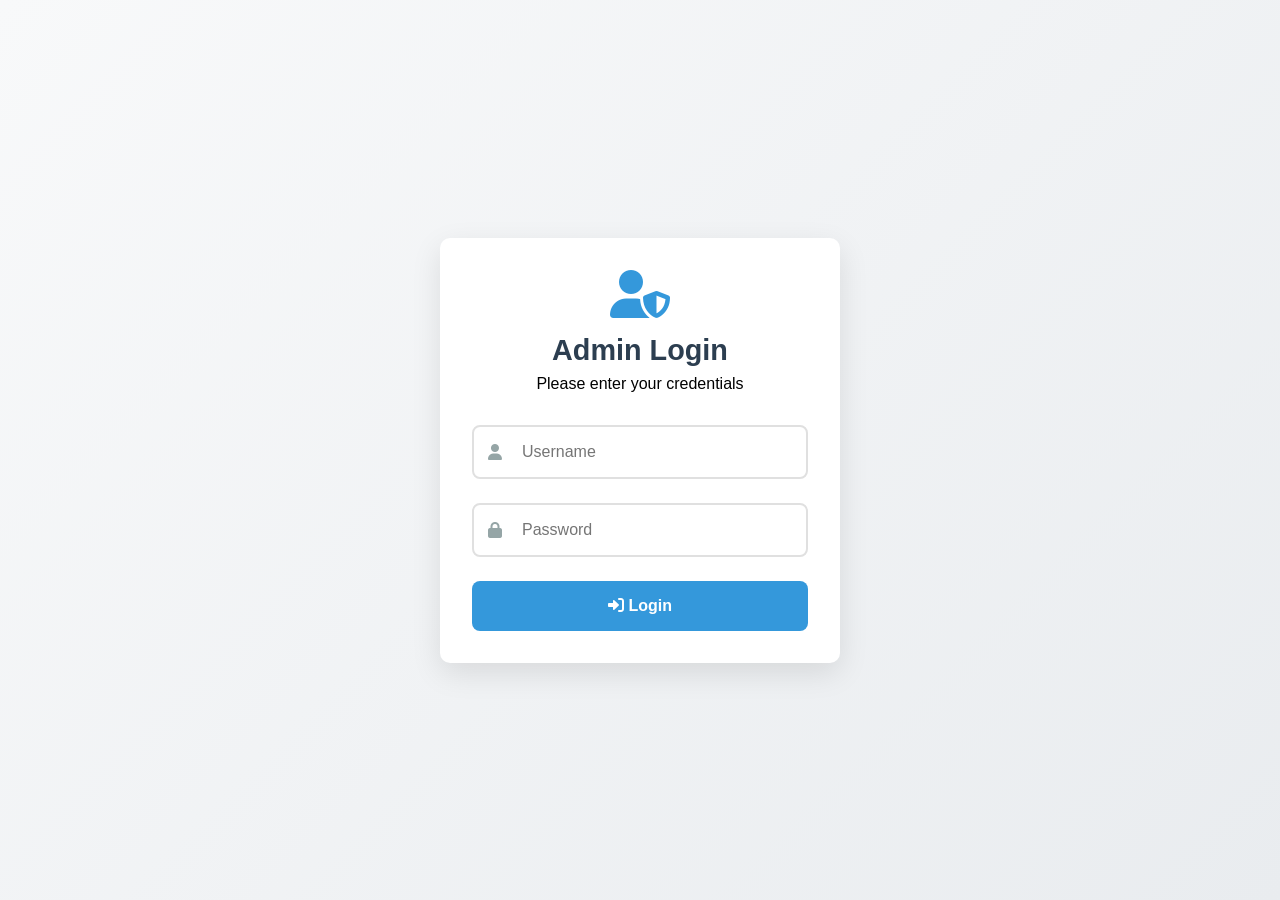
<file: admin-products.html>
<!DOCTYPE html>
<html lang="en">
  <head>
    <meta charset="UTF-8" />
    <meta name="viewport" content="width=device-width, initial-scale=1.0" />
    <title>Admin Products - SnapLens</title>
    <link rel="stylesheet" href="css/styles.css" />
    <link rel="stylesheet" href="css/admin.css" />
    <link
      rel="stylesheet"
      href="https://cdnjs.cloudflare.com/ajax/libs/font-awesome/6.0.0/css/all.min.css"
    />
  </head>
  <body>
    <header class="admin-header">
      <nav class="nav-container">
        <a href="admin-dashboard.html" class="logo">
          <i class="fas fa-camera"></i>
          SnapLens Admin
        </a>
        <button id="logoutBtn" class="logout-btn">
          <i class="fas fa-sign-out-alt"></i> Logout
        </button>
      </nav>
    </header>

    <main class="admin-main">
      <div class="admin-container">
        <div class="admin-header">
          <h1>Product Management</h1>
          <button id="addProductBtn" class="primary-btn">
            <i class="fas fa-plus"></i> Add New Product
          </button>
        </div>

        <div class="product-filters">
          <div class="search-box">
            <i class="fas fa-search"></i>
            <input
              type="text"
              id="adminProductSearch"
              placeholder="Search products..."
            />
          </div>
          <select id="adminSortProducts">
            <option value="default">Sort by: Featured</option>
            <option value="name">Name: A to Z</option>
            <option value="price-low">Price: Low to High</option>
            <option value="price-high">Price: High to Low</option>
          </select>
        </div>

        <div class="products-table-container">
          <table class="products-table">
            <thead>
              <tr>
                <th>Image</th>
                <th>Name</th>
                <th>Category</th>
                <th>Price</th>
                <th>Featured</th>
                <th>Actions</th>
              </tr>
            </thead>
            <tbody id="productsTableBody">
              <!-- Products will be loaded here dynamically -->
            </tbody>
          </table>
        </div>
      </div>
    </main>

    <!-- Add/Edit Product Modal -->
    <div id="productModal" class="modal">
      <div class="modal-content">
        <span class="close">&times;</span>
        <h2 id="modalTitle">Add New Product</h2>
        <form id="productForm">
          <input type="hidden" id="productId" />
          <div class="form-group">
            <label for="productName">Product Name</label>
            <input type="text" id="productName" required />
          </div>
          <div class="form-group">
            <label for="productDescription">Description</label>
            <textarea id="productDescription" required></textarea>
          </div>
          <div class="form-group">
            <label for="productPrice">Price (₹)</label>
            <input type="number" id="productPrice" step="0.01" required />
          </div>
          <div class="form-group">
            <label for="productCategory">Category</label>
            <input type="text" id="productCategory" required />
          </div>
          <div class="form-group">
            <label for="productImage">Image URL</label>
            <input type="text" id="productImage" required />
          </div>
          <div class="form-group">
            <label for="amazonLink">Amazon Link</label>
            <input type="text" id="amazonLink" required />
          </div>
          <div class="form-group checkbox">
            <label>
              <input type="checkbox" id="productFeatured" />
              Featured Product
            </label>
          </div>
          <div class="form-actions">
            <button type="submit" class="primary-btn">Save Product</button>
            <button type="button" class="secondary-btn" id="cancelBtn">
              Cancel
            </button>
          </div>
        </form>
      </div>
    </div>

    <script src="js/products.js"></script>
    <script src="js/admin-products.js"></script>
  </body>
</html>
</file>
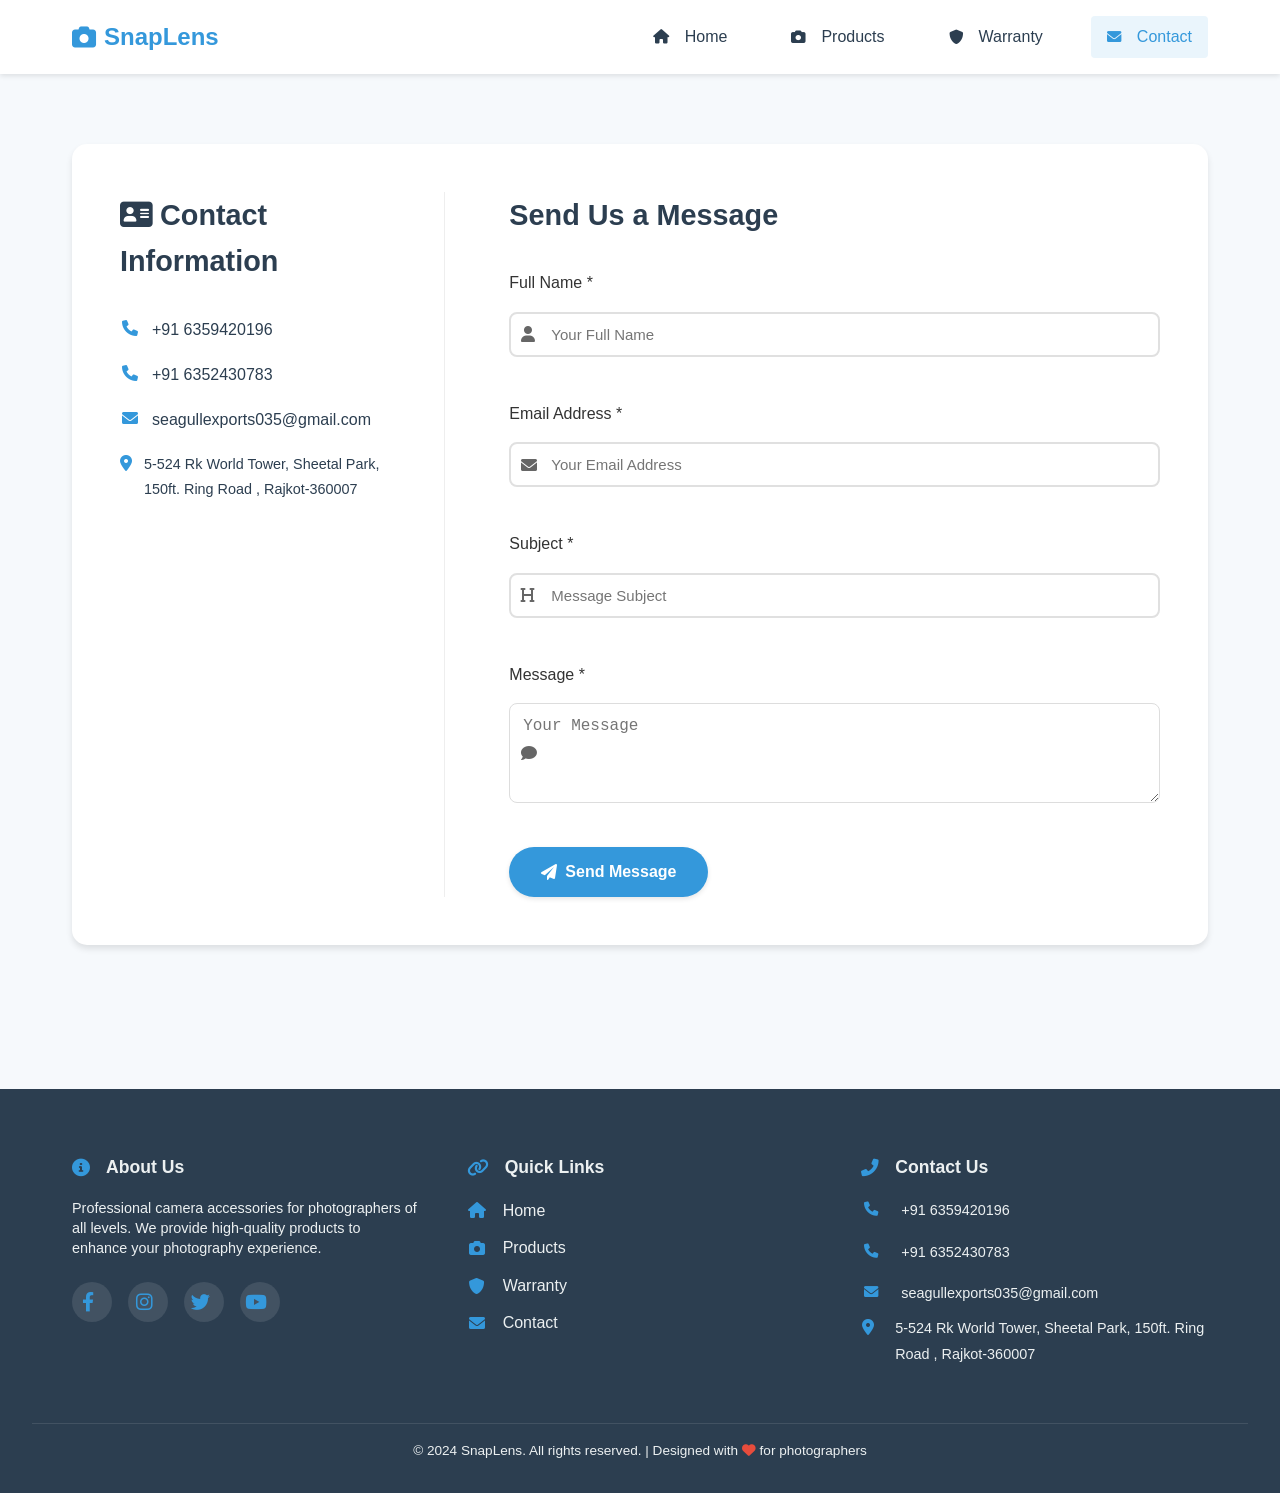
<file: contact.html>
<!DOCTYPE html>
<html lang="en">
  <head>
    <meta charset="UTF-8" />
    <meta name="viewport" content="width=device-width, initial-scale=1.0" />
    <title>Contact Us - SnapLens</title>
    <link rel="stylesheet" href="css/styles.css" />
    <link
      rel="stylesheet"
      href="https://cdnjs.cloudflare.com/ajax/libs/font-awesome/6.0.0/css/all.min.css"
    />
  </head>
  <body>
    <header>
      <nav class="nav-container">
        <a href="index.html" class="logo">
          <i class="fas fa-camera"></i>
          SnapLens
        </a>
        <div class="nav-menu">
          <div class="hamburger" id="hamburger-menu">
            <span></span>
            <span></span>
            <span></span>
          </div>
          <ul class="nav-links">
            <li>
              <a href="index.html"><i class="fas fa-home"></i> Home</a>
            </li>
            <li>
              <a href="products.html"><i class="fas fa-camera"></i> Products</a>
            </li>
            <li>
              <a href="warranty.html"
                ><i class="fas fa-shield-alt"></i> Warranty</a
              >
            </li>
            <li>
              <a href="contact.html" class="active"
                ><i class="fas fa-envelope"></i> Contact</a
              >
            </li>
          </ul>
        </div>
      </nav>
    </header>

    <main>
      <section class="contact-section">
        <div class="contact-container">
          <div class="contact-info">
            <h2><i class="fas fa-address-card"></i> Contact Information</h2>
            <div class="contact-details">
              <p>
                <i class="fas fa-phone"></i>
                +91 6359420196
              </p>
              <p>
                <i class="fas fa-phone"></i>
                +91 6352430783
              </p>
              <p>
                <i class="fas fa-envelope"></i>
                seagullexports035@gmail.com
              </p>
              <div class="address-wrapper">
                <i class="fas fa-map-marker-alt"></i>
                <ul class="address-list">
                  <li>5-524 Rk World Tower</li>
                  <li>Sheetal Park, 150ft. Ring Road , Rajkot-360007</li>
                  <!-- <li>Rajkot-360007</li> -->
                </ul>
              </div>
            </div>
          </div>

          <div class="contact-form">
            <h2>Send Us a Message</h2>
            <form id="contactForm" onsubmit="handleSubmit(event)">
              <div class="form-group with-icon">
                <label for="name">Full Name *</label>
                <div class="input-with-icon">
                  <i class="fas fa-user"></i>
                  <input
                    type="text"
                    id="name"
                    name="name"
                    required
                    placeholder="Your Full Name"
                  />
                </div>
                <div class="field-status">
                  <i class="fas fa-check-circle success"></i>
                  <i class="fas fa-times-circle error"></i>
                </div>
              </div>
              <div class="form-group with-icon">
                <label for="email">Email Address *</label>
                <div class="input-with-icon">
                  <i class="fas fa-envelope"></i>
                  <input
                    type="email"
                    id="email"
                    name="email"
                    required
                    placeholder="Your Email Address"
                  />
                </div>
                <div class="field-status">
                  <i class="fas fa-check-circle success"></i>
                  <i class="fas fa-times-circle error"></i>
                </div>
              </div>
              <div class="form-group with-icon">
                <label for="subject">Subject *</label>
                <div class="input-with-icon">
                  <i class="fas fa-heading"></i>
                  <input
                    type="text"
                    id="subject"
                    name="subject"
                    required
                    placeholder="Message Subject"
                  />
                </div>
                <div class="field-status">
                  <i class="fas fa-check-circle success"></i>
                  <i class="fas fa-times-circle error"></i>
                </div>
              </div>
              <div class="form-group with-icon">
                <label for="message">Message *</label>
                <div class="input-with-icon">
                  <i class="fas fa-comment"></i>
                  <textarea
                    id="message"
                    name="message"
                    required
                    placeholder="Your Message"
                  ></textarea>
                </div>
                <div class="field-status">
                  <i class="fas fa-check-circle success"></i>
                  <i class="fas fa-times-circle error"></i>
                </div>
              </div>
              <button type="submit" class="btn">
                <i class="fas fa-paper-plane"></i>
                Send Message
              </button>
            </form>
          </div>
        </div>
      </section>
    </main>

    <footer>
      <div class="footer-content">
        <div class="footer-section">
          <h3><i class="fas fa-info-circle"></i> About Us</h3>
          <p>
            Professional camera accessories for photographers of all levels. We
            provide high-quality products to enhance your photography
            experience.
          </p>
          <div class="social-links">
            <a
              href="https://facebook.com/snaplens"
              target="_blank"
              class="facebook"
            >
              <i class="fab fa-facebook-f"></i>
            </a>
            <a
              href="https://instagram.com/snaplens"
              target="_blank"
              class="instagram"
            >
              <i class="fab fa-instagram"></i>
            </a>
            <a
              href="https://twitter.com/snaplens"
              target="_blank"
              class="twitter"
            >
              <i class="fab fa-twitter"></i>
            </a>
            <a
              href="https://youtube.com/snaplens"
              target="_blank"
              class="youtube"
            >
              <i class="fab fa-youtube"></i>
            </a>
          </div>
        </div>
        <div class="footer-section">
          <h3><i class="fas fa-link"></i> Quick Links</h3>
          <ul>
            <li>
              <a href="index.html"><i class="fas fa-home"></i> Home</a>
            </li>
            <li>
              <a href="products.html"><i class="fas fa-camera"></i> Products</a>
            </li>
            <li>
              <a href="warranty.html"
                ><i class="fas fa-shield-alt"></i> Warranty</a
              >
            </li>
            <li>
              <a href="contact.html"><i class="fas fa-envelope"></i> Contact</a>
            </li>
          </ul>
        </div>
        <div class="footer-section">
          <h3><i class="fas fa-phone-alt"></i> Contact Us</h3>
          <div class="contact-details">
            <p>
              <i class="fas fa-phone"></i>
              +91 6359420196
            </p>
            <p>
              <i class="fas fa-phone"></i>
              +91 6352430783
            </p>
            <p>
              <i class="fas fa-envelope"></i>
              seagullexports035@gmail.com
            </p>
            <div class="address-wrapper">
              <i class="fas fa-map-marker-alt"></i>
              <ul class="address-list">
                <li>5-524 Rk World Tower</li>
                <li>Sheetal Park, 150ft. Ring Road , Rajkot-360007</li>
                <!-- <li>Rajkot-360007</li> -->
              </ul>
            </div>
          </div>
        </div>
      </div>
      <p class="copyright">
        &copy; 2024 SnapLens. All rights reserved. | Designed with
        <i class="fas fa-heart"></i> for photographers
      </p>
    </footer>

    <script src="js/toast.js"></script>
    <script src="js/sheets.js"></script>
    <script>
      const contactForm = document.getElementById('contactForm');
      const formInputs = contactForm.querySelectorAll('input, textarea');

      // Add input event listeners to all form fields
      formInputs.forEach(input => {
        input.addEventListener('input', () => {
          formValidation.validateField(input);
        });

        input.addEventListener('blur', () => {
          formValidation.validateField(input);
        });
      });

      async function handleSubmit(event) {
        event.preventDefault();

        // Validate all fields
        if (!formValidation.validateForm(contactForm)) {
          toast.error('Please correct the errors in the form', 'Validation Error');
          return;
        }

        // Show processing message
        toast.info('Sending your message...', 'Please Wait');

        try {
          // Get form data
          const formData = {
            name: document.getElementById('name').value,
            email: document.getElementById('email').value,
            subject: document.getElementById('subject').value,
            message: document.getElementById('message').value,
            submissionDate: new Date().toISOString()
          };

          // Submit to Google Sheets
          await sheets.submitContactForm(formData);

          // Reset form
          contactForm.reset();

          // Remove validation classes
          document.querySelectorAll('.form-group').forEach(group => {
            group.classList.remove('filled', 'valid', 'invalid');
            const errorMessage = group.querySelector('.error-message');
            if (errorMessage) {
              errorMessage.remove();
            }
          });

          // Show success message
          toast.success('Your message has been sent successfully!', 'Thank You');
        } catch (error) {
          toast.error('Failed to send message. Please try again.', 'Error');
          console.error('Form submission error:', error);
        }
      }

      // Mobile menu toggle
      const hamburger = document.getElementById('hamburger-menu');
      const navMenu = document.querySelector('.nav-links');

      hamburger.addEventListener('click', () => {
        hamburger.classList.toggle('active');
        navMenu.classList.toggle('active');
      });
    </script>
  </body>
</html>
</file>
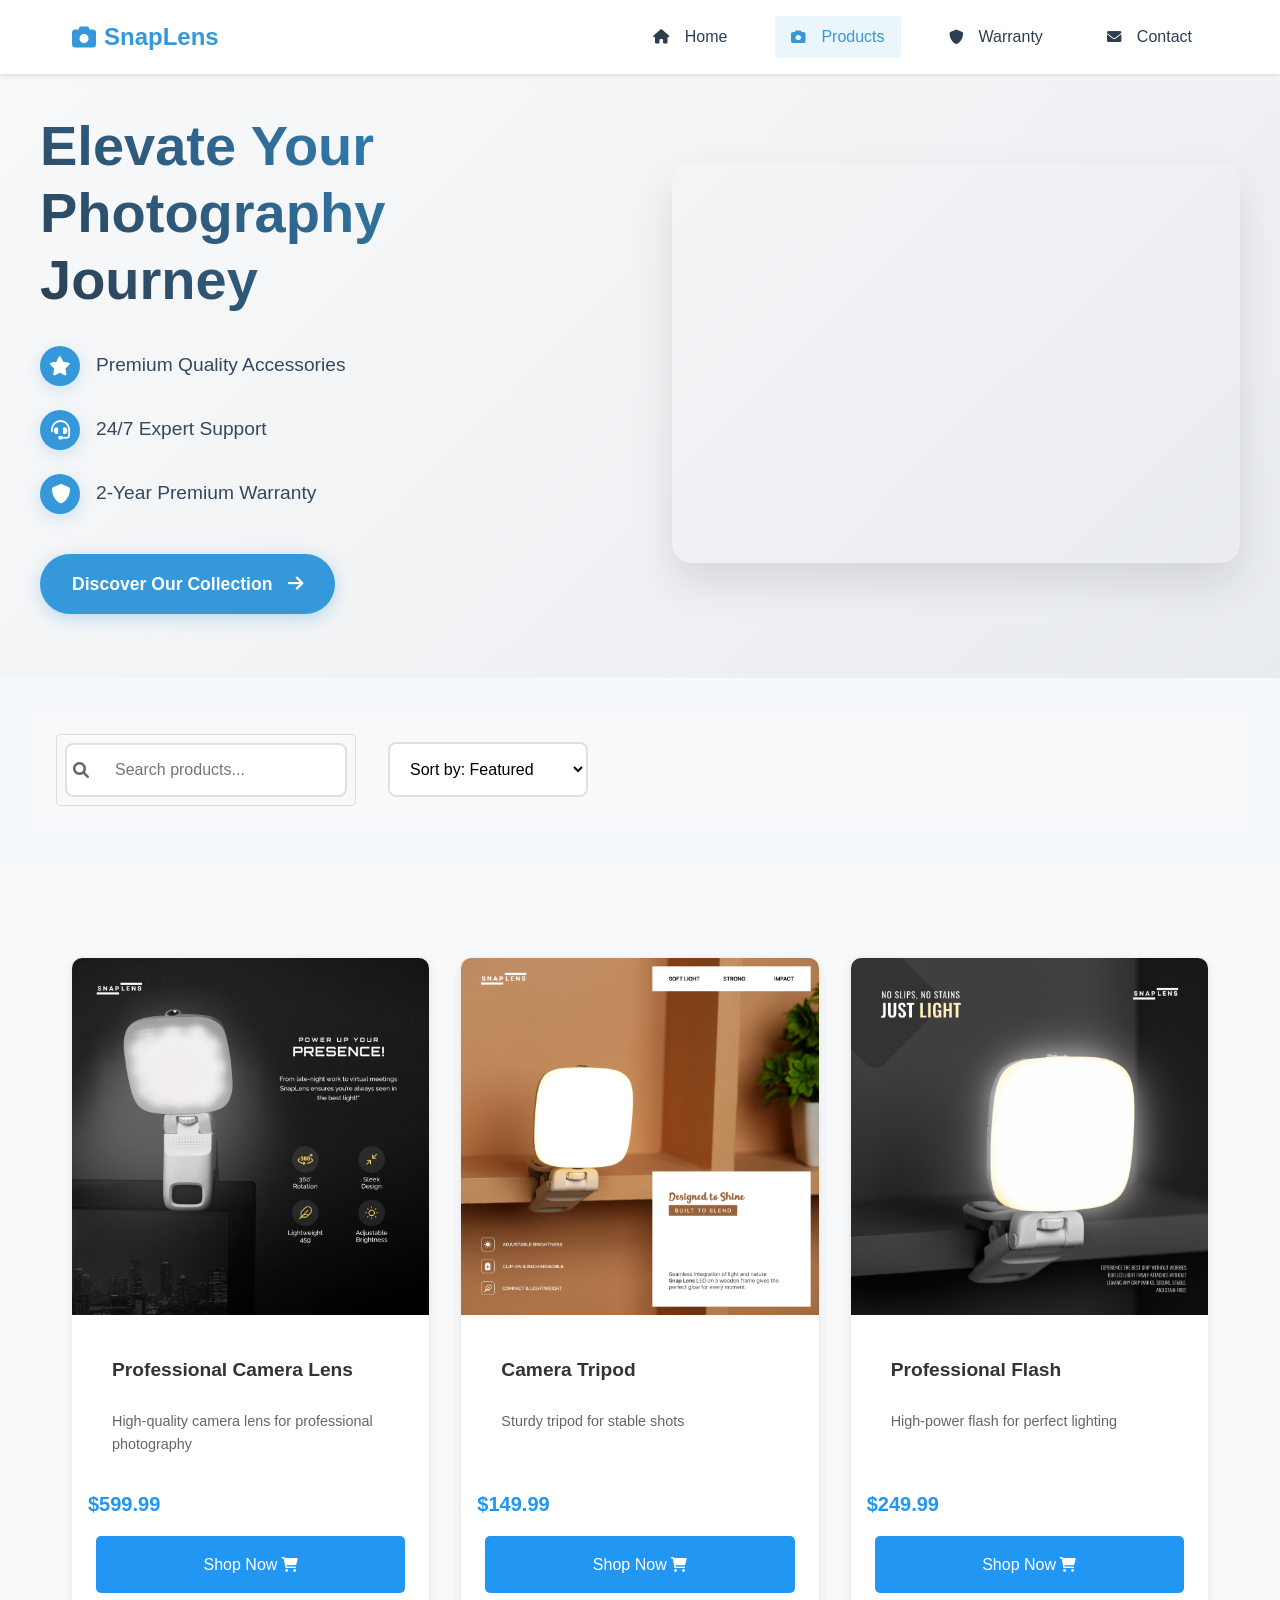
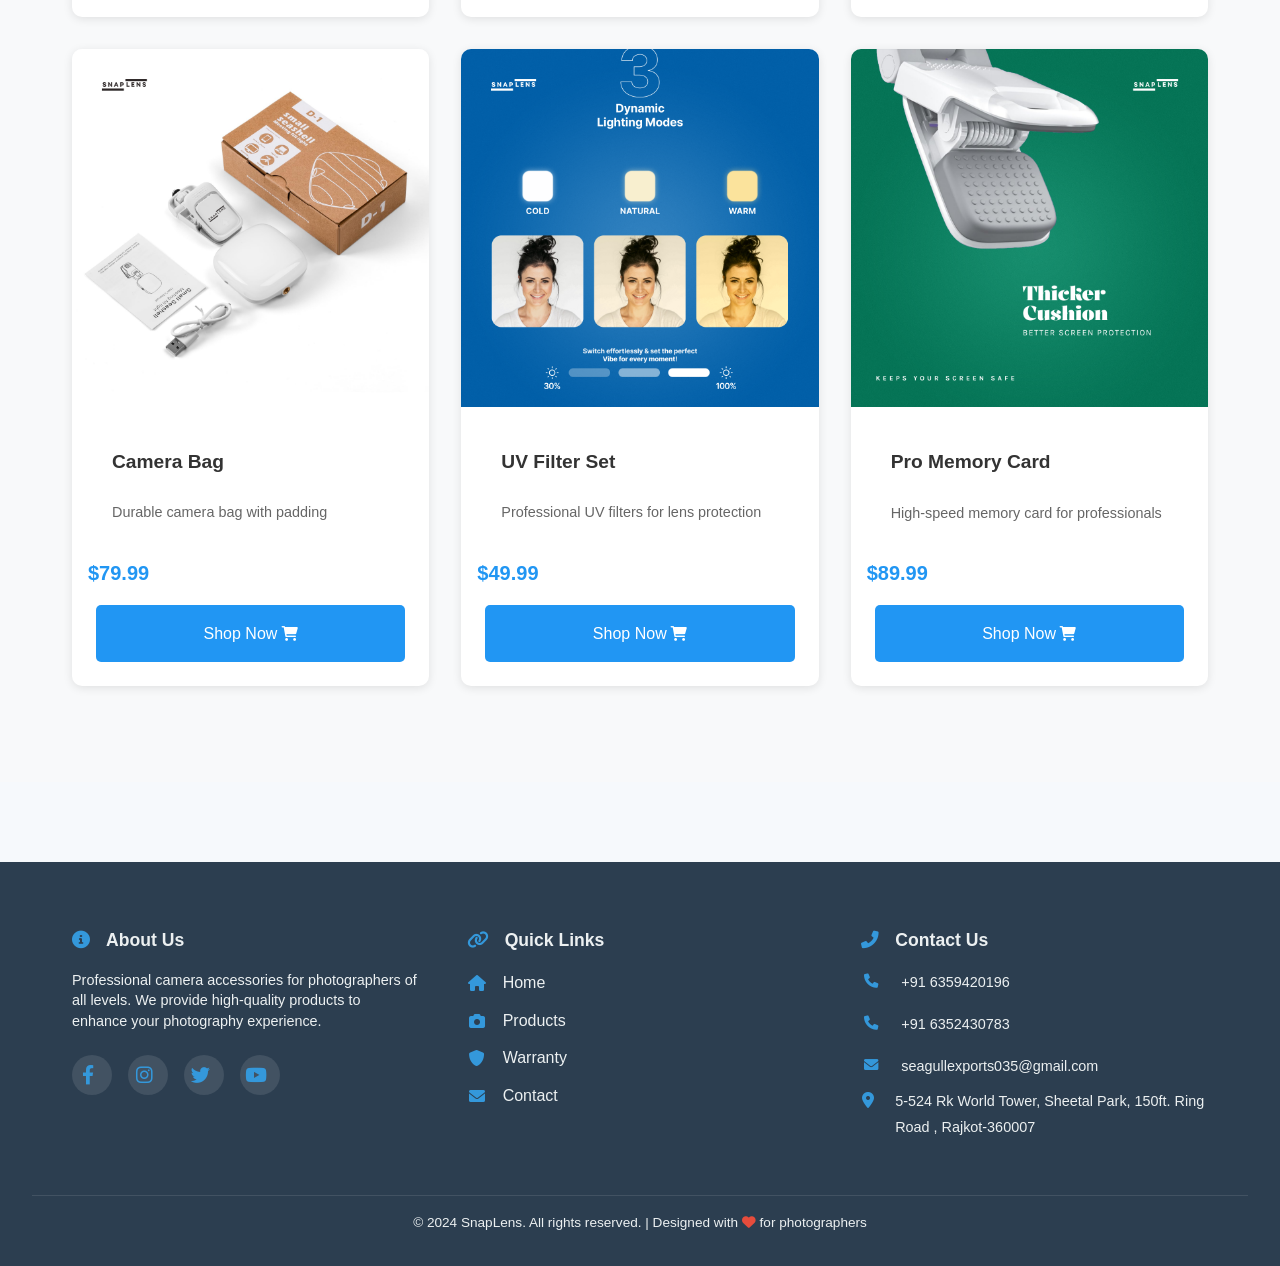
<file: products.html>
<!DOCTYPE html>
<html lang="en">
  <head>
    <meta charset="UTF-8" />
    <meta name="viewport" content="width=device-width, initial-scale=1.0" />
    <title>Products - SnapLens</title>
    <link rel="stylesheet" href="css/styles.css" />
    <link
      rel="stylesheet"
      href="https://cdnjs.cloudflare.com/ajax/libs/font-awesome/6.0.0/css/all.min.css"
    />
  </head>
  <body>
    <header>
      <nav class="nav-container">
        <a href="index.html" class="logo">
          <i class="fas fa-camera"></i>
          SnapLens
        </a>
        <div class="nav-menu">
          <div class="hamburger" id="hamburger-menu">
            <span></span>
            <span></span>
            <span></span>
          </div>
          <ul class="nav-links">
            <li>
              <a href="index.html"><i class="fas fa-home"></i> Home</a>
            </li>
            <li>
              <a href="products.html" class="active"
                ><i class="fas fa-camera"></i> Products</a
              >
            </li>
            <li>
              <a href="warranty.html"
                ><i class="fas fa-shield-alt"></i> Warranty</a
              >
            </li>
            <li>
              <a href="contact.html"><i class="fas fa-envelope"></i> Contact</a>
            </li>
          </ul>
        </div>
      </nav>
    </header>

    <main>
      <!-- Split Banner Section -->
      <section class="photography-showcase">
        <div class="showcase-content">
          <div class="showcase-text">
            <h2>Elevate Your Photography Journey</h2>
            <div class="showcase-features">
              <div class="showcase-feature">
                <i class="fas fa-star"></i>
                <span>Premium Quality Accessories</span>
              </div>
              <div class="showcase-feature">
                <i class="fas fa-headset"></i>
                <span>24/7 Expert Support</span>
              </div>
              <div class="showcase-feature">
                <i class="fas fa-shield-alt"></i>
                <span>2-Year Premium Warranty</span>
              </div>
              <!-- <div class="showcase-feature">
                <i class="fas fa-truck"></i>
                <span>Fast Worldwide Shipping</span>
              </div> -->
            </div>
            <a href="#product-catalog" class="showcase-btn">
              <span>Discover Our Collection</span>
              <i class="fas fa-arrow-right"></i>
            </a>
          </div>
          <div class="showcase-video">
            <div class="video-wrapper">
              <video autoplay muted loop playsinline id="showcaseVideo">
                <source src="products/videos/3.mp4" type="video/mp4" />
                Your browser does not support the video tag.
              </video>
            </div>
          </div>
        </div>
      </section>

      <section class="product-filters">
        <div class="search-container">
          <div class="filter-header">
            <div class="search-box">
              <i class="fas fa-search"></i>
              <input
                type="text"
                id="productSearch"
                placeholder="Search products..."
              />
              <button
                id="clearSearch"
                class="clear-search"
                aria-label="Clear search"
              >
                <i class="fas fa-times"></i>
              </button>
            </div>
            <div class="sort-options">
              <select id="sortProducts">
                <option value="default">Sort by: Featured</option>
                <option value="price-low">Price: Low to High</option>
                <option value="price-high">Price: High to Low</option>
                <option value="name">Name: A to Z</option>
              </select>
            </div>
          </div>
        </div>
      </section>

      <section id="product-catalog" class="products-section">
        <!-- <div class="section-header">
          <h2>Our Products</h2>
          <p>
            Browse our complete collection of professional camera accessories
          </p>
        </div> -->
        <div class="products-container">
          <!-- Products will be dynamically loaded here -->
        </div>
      </section>
    </main>

    <footer>
      <div class="footer-content">
        <div class="footer-section">
          <h3><i class="fas fa-info-circle"></i> About Us</h3>
          <p>
            Professional camera accessories for photographers of all levels. We
            provide high-quality products to enhance your photography
            experience.
          </p>
          <div class="social-links">
            <a
              href="https://facebook.com/snaplens"
              target="_blank"
              class="facebook"
            >
              <i class="fab fa-facebook-f"></i>
            </a>
            <a
              href="https://instagram.com/snaplens"
              target="_blank"
              class="instagram"
            >
              <i class="fab fa-instagram"></i>
            </a>
            <a
              href="https://twitter.com/snaplens"
              target="_blank"
              class="twitter"
            >
              <i class="fab fa-twitter"></i>
            </a>
            <a
              href="https://youtube.com/snaplens"
              target="_blank"
              class="youtube"
            >
              <i class="fab fa-youtube"></i>
            </a>
          </div>
        </div>
        <div class="footer-section">
          <h3><i class="fas fa-link"></i> Quick Links</h3>
          <ul>
            <li>
              <a href="index.html"><i class="fas fa-home"></i> Home</a>
            </li>
            <li>
              <a href="products.html"><i class="fas fa-camera"></i> Products</a>
            </li>
            <li>
              <a href="warranty.html"
                ><i class="fas fa-shield-alt"></i> Warranty</a
              >
            </li>
            <li>
              <a href="contact.html"><i class="fas fa-envelope"></i> Contact</a>
            </li>
          </ul>
        </div>
        <div class="footer-section">
          <h3><i class="fas fa-phone-alt"></i> Contact Us</h3>
          <div class="contact-details">
            <p>
              <i class="fas fa-phone"></i>
              +91 6359420196
            </p>
            <p>
              <i class="fas fa-phone"></i>
              +91 6352430783
            </p>
            <p>
              <i class="fas fa-envelope"></i>
              seagullexports035@gmail.com
            </p>
            <div class="address-wrapper">
              <i class="fas fa-map-marker-alt"></i>
              <ul class="address-list">
                <li>5-524 Rk World Tower</li>
                <li>Sheetal Park, 150ft. Ring Road , Rajkot-360007</li>
                <!-- <li>Rajkot-360007</li> -->
              </ul>
            </div>
          </div>
        </div>
      </div>
      <p class="copyright">
        &copy; 2024 SnapLens. All rights reserved. | Designed with
        <i class="fas fa-heart"></i> for photographers
      </p>
    </footer>

    <style>
      /* Photography Showcase Section */
      .photography-showcase {
        background: linear-gradient(135deg, #f8f9fa 0%, #e9ecef 100%);
        padding: 2rem 2rem 4rem;
        margin: 0;
      }

      .showcase-content {
        max-width: 1200px;
        margin: 0 auto;
        display: flex;
        align-items: center;
        gap: 4rem;
      }

      .showcase-text {
        flex: 1;
        padding: 0;
      }

      .showcase-text h2 {
        font-size: 3.5rem;
        color: #2c3e50;
        margin-bottom: 2rem;
        line-height: 1.2;
        font-weight: 700;
        background: linear-gradient(45deg, #2c3e50, #3498db);
        -webkit-background-clip: text;
        -webkit-text-fill-color: transparent;
      }

      .showcase-features {
        display: flex;
        flex-direction: column;
        gap: 1.5rem;
        margin-bottom: 2.5rem;
      }

      .showcase-feature {
        display: flex;
        align-items: center;
        gap: 1rem;
        font-size: 1.2rem;
        color: #34495e;
        transition: transform 0.3s ease;
      }

      .showcase-feature:hover {
        transform: translateX(10px);
      }

      .showcase-feature i {
        width: 40px;
        height: 40px;
        display: flex;
        align-items: center;
        justify-content: center;
        background: #3498db;
        color: white;
        border-radius: 50%;
        font-size: 1.2rem;
        box-shadow: 0 4px 15px rgba(52, 152, 219, 0.2);
      }

      .showcase-btn {
        display: inline-flex;
        align-items: center;
        gap: 1rem;
        background: #3498db;
        color: white;
        padding: 1rem 2rem;
        border-radius: 30px;
        text-decoration: none;
        font-size: 1.1rem;
        font-weight: 600;
        transition: all 0.3s ease;
        box-shadow: 0 4px 15px rgba(52, 152, 219, 0.3);
      }

      .showcase-btn:hover {
        background: #2980b9;
        transform: translateY(-2px);
        box-shadow: 0 6px 20px rgba(52, 152, 219, 0.4);
      }

      .showcase-btn i {
        transition: transform 0.3s ease;
      }

      .showcase-btn:hover i {
        transform: translateX(5px);
      }

      .showcase-video {
        flex: 1;
        display: flex;
        justify-content: center;
        padding: 2rem 0;
      }

      .video-wrapper {
        width: 100%;
        height: 400px;
        border-radius: 20px;
        overflow: hidden;
        box-shadow: 0 20px 40px rgba(0, 0, 0, 0.1);
      }

      .video-wrapper video {
        width: 100%;
        height: 100%;
        object-fit: cover;
      }

      @media (max-width: 768px) {
        .photography-showcase {
          padding: 2rem 1.5rem 3rem;
        }

        .showcase-content {
          flex-direction: column;
          text-align: center;
          gap: 2rem;
        }

        .showcase-text h2 {
          font-size: 2.5rem;
        }

        .showcase-feature {
          justify-content: center;
        }

        .showcase-feature:hover {
          transform: translateX(0);
        }

        .showcase-btn {
          width: 100%;
          justify-content: center;
        }
      }

      .product-filters {
        padding: 1.5rem;
        background: #f8f9fa;
        border-radius: 10px;
        margin: 2rem;
      }

      .search-container {
        max-width: 1200px;
        margin: 0 auto;
        position: relative;
      }

      .filter-header {
        display: flex;
        justify-content: space-between;
        align-items: center;
        gap: 2rem;
      }

      .search-box {
        position: relative;
        flex: 1;
      }

      .search-box input {
        width: 100%;
        padding: 1rem 3rem;
        border: 2px solid #e0e0e0;
        border-radius: 8px;
        font-size: 1rem;
        transition: all 0.3s ease;
      }

      .search-box i.fa-search {
        position: absolute;
        left: 1rem;
        top: 50%;
        transform: translateY(-50%);
        color: #666;
      }

      .clear-search {
        position: absolute;
        right: 1rem;
        top: 50%;
        transform: translateY(-50%);
        background: none;
        border: none;
        color: #666;
        cursor: pointer;
        padding: 0.5rem;
        display: none;
        opacity: 0.7;
        transition: opacity 0.3s ease;
      }

      .clear-search:hover {
        opacity: 1;
      }

      .clear-search.visible {
        display: block;
      }

      .search-box input:focus {
        border-color: #2196F3;
        box-shadow: 0 0 0 3px rgba(33, 150, 243, 0.1);
        outline: none;
      }

      .sort-options select {
        padding: 1rem;
        border: 2px solid #e0e0e0;
        border-radius: 8px;
        font-size: 1rem;
        background: white;
        cursor: pointer;
        min-width: 200px;
      }

      .sort-options select:focus {
        border-color: #2196F3;
        outline: none;
      }

      /* Updated Product Grid Styles */
      .products-container {
        display: grid;
        grid-template-columns: repeat(auto-fill, minmax(300px, 1fr));
        gap: 2rem;
        padding: 2rem;
        max-width: 1200px;
        margin: 0 auto;
      }

      .product-card {
        background: white;
        border-radius: 10px;
        box-shadow: 0 2px 10px rgba(0, 0, 0, 0.1);
        overflow: hidden;
        transition: transform 0.3s ease, box-shadow 0.3s ease;
        display: flex;
        flex-direction: column;
      }

      .product-card:hover {
        transform: translateY(-5px);
        box-shadow: 0 5px 20px rgba(0, 0, 0, 0.15);
      }

      .product-image-container {
        position: relative;
        width: 100%;
        padding-top: 100%; /* 1:1 Aspect Ratio */
      }

      .product-image {
        position: absolute;
        top: 0;
        left: 0;
        width: 100%;
        height: 100%;
        object-fit: cover;
      }

      .product-card h3 {
        font-size: 1.2rem;
        margin: 1rem;
        color: #333;
      }

      .product-card p {
        font-size: 0.9rem;
        color: #666;
        margin: 0 1rem;
        flex-grow: 1;
      }

      .product-price {
        font-size: 1.25rem;
        font-weight: 600;
        color: #2196F3;
        margin: 1rem;
      }

      .product-link {
        display: block;
        text-align: center;
        padding: 1rem;
        background: #2196F3;
        color: white;
        text-decoration: none;
        transition: background-color 0.3s ease;
        margin-top: auto;
      }

      .product-link:hover {
        background: #1976D2;
      }

      .product-overlay {
        position: absolute;
        top: 0;
        left: 0;
        width: 100%;
        height: 100%;
        background: rgba(0,0,0,0.5);
        display: flex;
        align-items: center;
        justify-content: center;
        opacity: 0;
        transition: opacity 0.3s ease;
      }

      .product-card:hover .product-overlay {
        opacity: 1;
      }

      .quick-view-btn {
        padding: 0.8rem 1.5rem;
        background: white;
        color: #333;
        border-radius: 25px;
        text-decoration: none;
        transform: translateY(20px);
        transition: all 0.3s ease;
        font-weight: 500;
      }

      .product-card:hover .quick-view-btn {
        transform: translateY(0);
      }

      .no-results {
        text-align: center;
        padding: 3rem;
        color: #666;
        grid-column: 1 / -1;
      }

      .no-results i {
        font-size: 3rem;
        color: #ccc;
        margin-bottom: 1rem;
      }

      @media (max-width: 768px) {
        .products-container {
          grid-template-columns: repeat(auto-fill, minmax(250px, 1fr));
          padding: 1rem;
          gap: 1rem;
        }

        .product-filters {
          margin: 1rem;
          padding: 1rem;
        }

        .filter-header {
          flex-direction: column;
          gap: 1rem;
        }

        .sort-options {
          width: 100%;
        }

        .sort-options select {
          width: 100%;
          min-width: unset;
        }
      }

      .search-results-dropdown {
        position: absolute;
        top: 100%;
        left: 0;
        right: 0;
        background: white;
        border-radius: 8px;
        box-shadow: 0 4px 12px rgba(0,0,0,0.1);
        margin-top: 0.5rem;
        max-height: 300px;
        overflow-y: auto;
        z-index: 1000;
        display: none;
      }

      .search-results-dropdown.active {
        display: block;
      }

      .search-result-item {
        display: flex;
        align-items: center;
        padding: 1rem;
        border-bottom: 1px solid #eee;
        cursor: pointer;
        transition: background-color 0.2s ease;
      }

      .search-result-item:last-child {
        border-bottom: none;
      }

      .search-result-item:hover {
        background-color: #f8f9fa;
      }

      .search-result-image {
        width: 50px;
        height: 50px;
        border-radius: 4px;
        object-fit: cover;
        margin-right: 1rem;
      }

      .search-result-info {
        flex: 1;
      }

      .search-result-info h4 {
        margin: 0 0 0.25rem 0;
        color: #333;
      }

      .search-result-info p {
        margin: 0;
        font-size: 0.9rem;
        color: #666;
      }

      .search-result-price {
        font-weight: 500;
        color: #2196F3;
      }

      .no-results-dropdown {
        padding: 1rem;
        text-align: center;
        color: #666;
      }

      .section-header {
        text-align: center;
        padding: 3rem 1rem;
        background: linear-gradient(135deg, #f8f9fa 0%, #e9ecef 100%);
        margin-bottom: 2rem;
        border-radius: 0 0 50px 50px;
        box-shadow: 0 4px 15px rgba(0, 0, 0, 0.05);
      }

      .section-header h2 {
        font-size: 2.5rem;
        color: #2196F3;
        margin: 0 0 1rem 0;
        position: relative;
        display: inline-block;
        padding-bottom: 1rem;
      }

      .section-header h2::after {
        content: '';
        position: absolute;
        bottom: 0;
        left: 50%;
        transform: translateX(-50%);
        width: 80px;
        height: 4px;
        background: #2196F3;
        border-radius: 2px;
      }

      .section-header p {
        font-size: 1.1rem;
        color: #666;
        max-width: 600px;
        margin: 1rem auto 0;
        line-height: 1.6;
        position: relative;
        padding: 0 1rem;
      }

      .section-header p::before,
      .section-header p::after {
        content: '';
        position: absolute;
        width: 40px;
        height: 2px;
        background: #2196F3;
        top: 50%;
        transform: translateY(-50%);
        opacity: 0.5;
      }

      .section-header p::before {
        left: -20px;
      }

      .section-header p::after {
        right: -20px;
      }

      @media (max-width: 768px) {
        .section-header {
          padding: 2rem 1rem;
          border-radius: 0 0 30px 30px;
        }

        .section-header h2 {
          font-size: 2rem;
        }

        .section-header p {
          font-size: 1rem;
        }

        .section-header p::before,
        .section-header p::after {
          display: none;
        }
      }
    </style>

    <script src="js/products.js"></script>
    <script>
      // Smooth scroll to products section
      document.querySelector('.scroll-to-products').addEventListener('click', () => {
        document.querySelector('#product-catalog').scrollIntoView({
          behavior: 'smooth'
        });
      });

      // Ensure video plays on mobile devices
      const video = document.getElementById('promoVideo');
      video.play().catch(function(error) {
        console.log("Video play failed");
      });

      // Load products from localStorage
      function loadProducts() {
        const productsContainer = document.querySelector('.products-container');
        const storedProducts = localStorage.getItem('products');
        let products = [];

        if (storedProducts) {
          products = JSON.parse(storedProducts);
        }

        productsContainer.innerHTML = ''; // Clear existing products
        products.forEach(product => {
          const productHTML = `
            <div class="product-card">
              <div class="product-image">
                <img src="${product.image}" alt="${product.name}">
              </div>
              <div class="product-details">
                <h3>${product.name}</h3>
                <p class="description">${product.description}</p>
                <p class="price">$${product.price.toFixed(2)}</p>
                <button class="btn btn-primary">
                  <i class="fas fa-shopping-cart"></i>
                  Add to Cart
                </button>
              </div>
            </div>
          `;
          productsContainer.innerHTML += productHTML;
        });
      }

      // Initialize
      loadProducts();
    </script>
  </body>
</html>
</file>
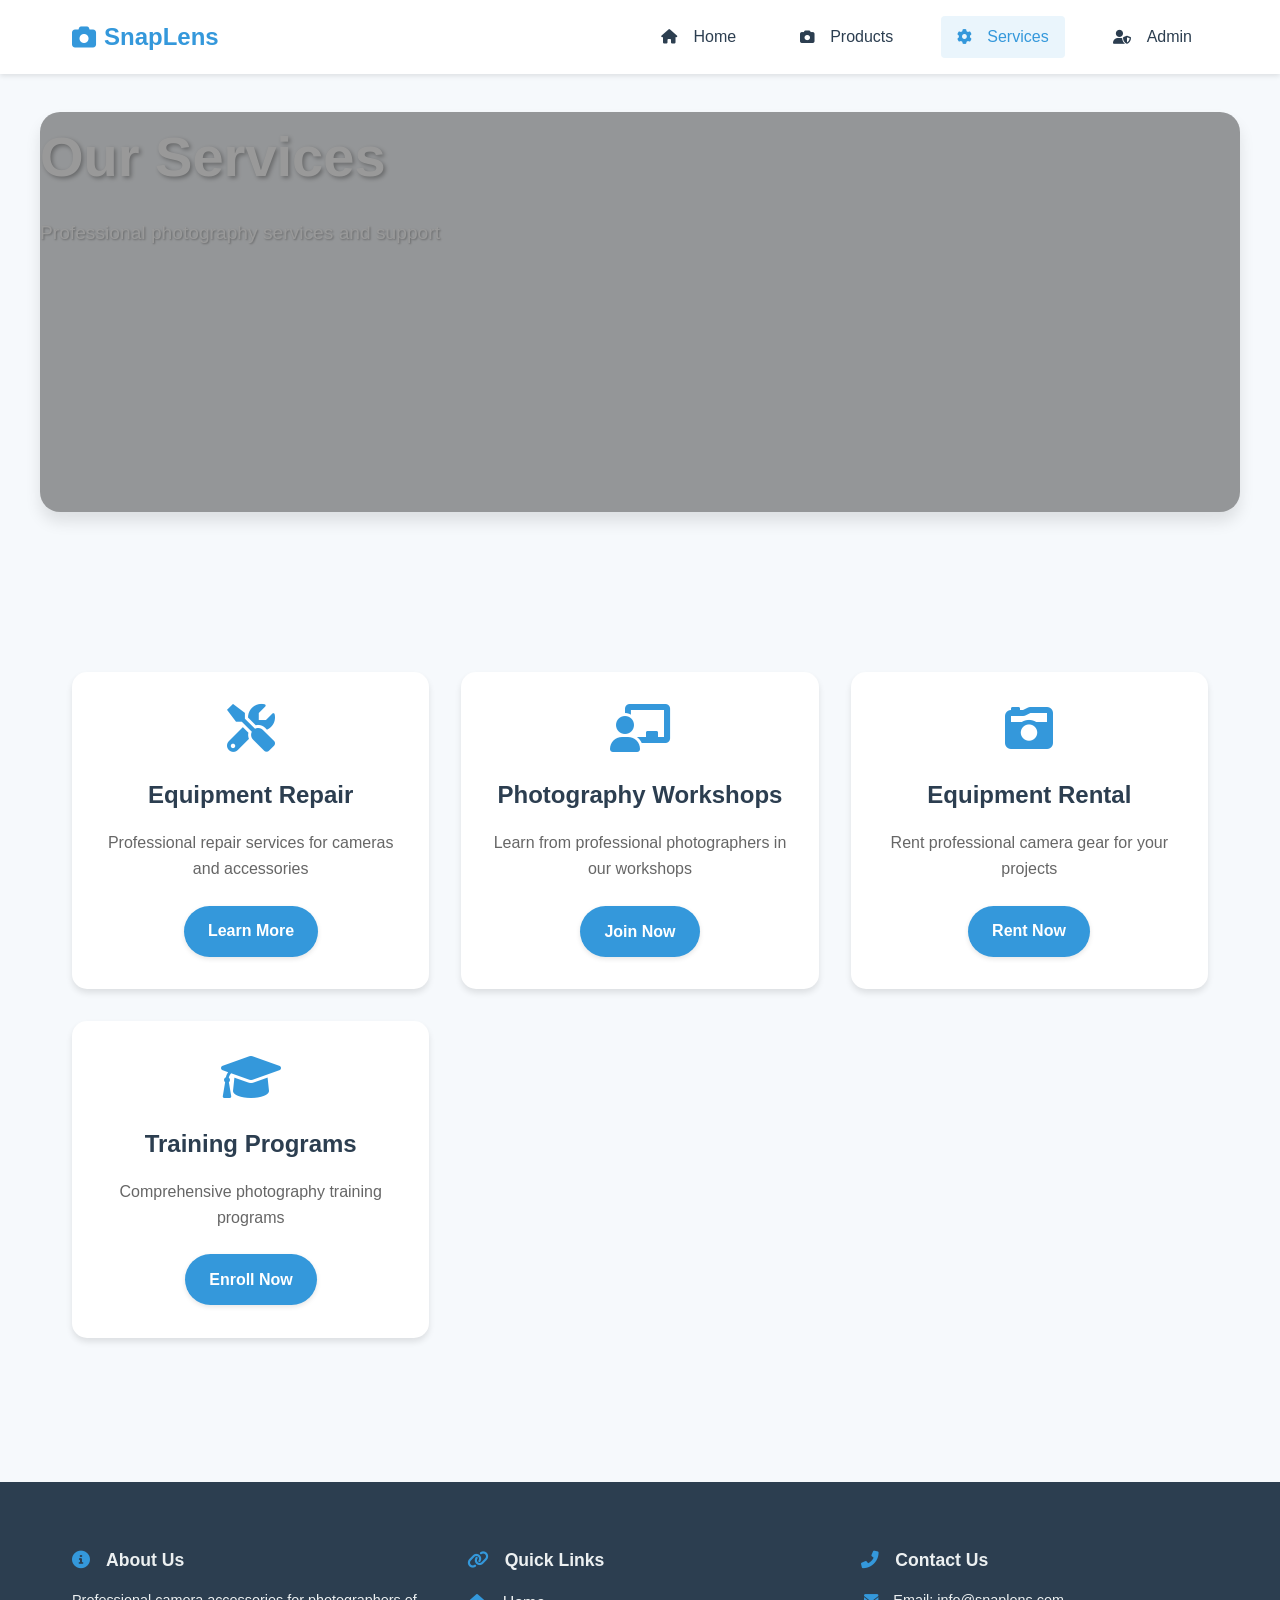
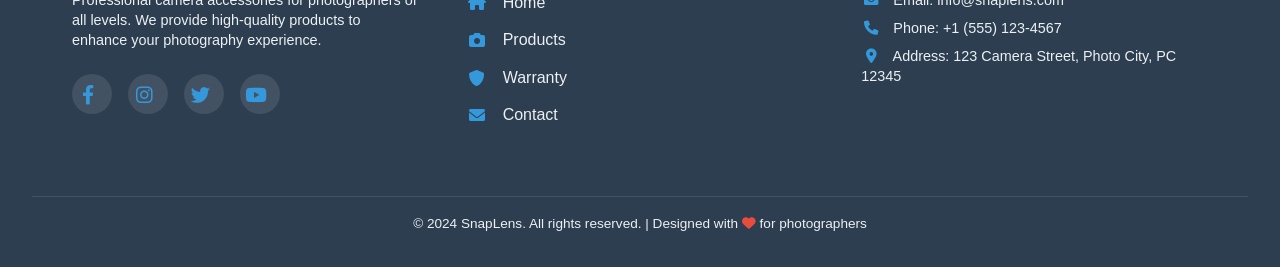
<file: services.html>
<!DOCTYPE html>
<html lang="en">
  <head>
    <meta charset="UTF-8" />
    <meta name="viewport" content="width=device-width, initial-scale=1.0" />
    <title>Services - SnapLens</title>
    <link rel="stylesheet" href="css/styles.css" />
    <link
      rel="stylesheet"
      href="https://cdnjs.cloudflare.com/ajax/libs/font-awesome/6.0.0/css/all.min.css"
    />
  </head>
  <body>
    <header>
      <nav class="nav-container">
        <a href="index.html" class="logo">
          <i class="fas fa-camera"></i>
          SnapLens
        </a>
        <div class="nav-menu">
          <div class="hamburger" id="hamburger-menu">
            <span></span>
            <span></span>
            <span></span>
          </div>
          <ul class="nav-links">
            <li>
              <a href="index.html"><i class="fas fa-home"></i> Home</a>
            </li>
            <li>
              <a href="products.html"><i class="fas fa-camera"></i> Products</a>
            </li>
            <li>
              <a href="services.html" class="active"
                ><i class="fas fa-cog"></i> Services</a
              >
            </li>
            <li>
              <a href="admin.html"><i class="fas fa-user-shield"></i> Admin</a>
            </li>
          </ul>
        </div>
      </nav>
    </header>

    <main>
      <section class="hero">
        <h1>Our Services</h1>
        <p>Professional photography services and support</p>
      </section>

      <section class="services">
        <div class="services-grid">
          <div class="service-card">
            <i class="fas fa-tools"></i>
            <h3>Equipment Repair</h3>
            <p>Professional repair services for cameras and accessories</p>
            <a href="#contact" class="btn">Learn More</a>
          </div>
          <div class="service-card">
            <i class="fas fa-chalkboard-teacher"></i>
            <h3>Photography Workshops</h3>
            <p>Learn from professional photographers in our workshops</p>
            <a href="#contact" class="btn">Join Now</a>
          </div>
          <div class="service-card">
            <i class="fas fa-camera-retro"></i>
            <h3>Equipment Rental</h3>
            <p>Rent professional camera gear for your projects</p>
            <a href="#contact" class="btn">Rent Now</a>
          </div>
          <div class="service-card">
            <i class="fas fa-graduation-cap"></i>
            <h3>Training Programs</h3>
            <p>Comprehensive photography training programs</p>
            <a href="#contact" class="btn">Enroll Now</a>
          </div>
        </div>
      </section>
    </main>

    <footer>
      <div class="footer-content">
        <div class="footer-section">
          <h3><i class="fas fa-info-circle"></i> About Us</h3>
          <p>
            Professional camera accessories for photographers of all levels. We
            provide high-quality products to enhance your photography
            experience.
          </p>
          <div class="social-links">
            <a
              href="https://facebook.com/snaplens"
              target="_blank"
              class="facebook"
              ><i class="fab fa-facebook-f"></i
            ></a>
            <a
              href="https://instagram.com/snaplens"
              target="_blank"
              class="instagram"
              ><i class="fab fa-instagram"></i
            ></a>
            <a
              href="https://twitter.com/snaplens"
              target="_blank"
              class="twitter"
              ><i class="fab fa-twitter"></i
            ></a>
            <a
              href="https://youtube.com/snaplens"
              target="_blank"
              class="youtube"
              ><i class="fab fa-youtube"></i
            ></a>
          </div>
        </div>
        <div class="footer-section">
          <h3><i class="fas fa-link"></i> Quick Links</h3>
          <ul>
            <li>
              <a href="index.html"><i class="fas fa-home"></i> Home</a>
            </li>
            <li>
              <a href="products.html"><i class="fas fa-camera"></i> Products</a>
            </li>
            <li>
              <a href="warranty.html"
                ><i class="fas fa-shield-alt"></i> Warranty</a
              >
            </li>
            <li>
              <a href="contact.html"><i class="fas fa-envelope"></i> Contact</a>
            </li>
          </ul>
        </div>
        <div class="footer-section">
          <h3><i class="fas fa-phone-alt"></i> Contact Us</h3>
          <p><i class="fas fa-envelope"></i> Email: info@snaplens.com</p>
          <p><i class="fas fa-phone"></i> Phone: +1 (555) 123-4567</p>
          <p>
            <i class="fas fa-map-marker-alt"></i> Address: 123 Camera Street,
            Photo City, PC 12345
          </p>
        </div>
      </div>
      <p class="copyright">
        &copy; 2024 SnapLens. All rights reserved. | Designed with
        <i class="fas fa-heart"></i> for photographers
      </p>
    </footer>

    <script src="js/main.js"></script>
  </body>
</html>
</file>
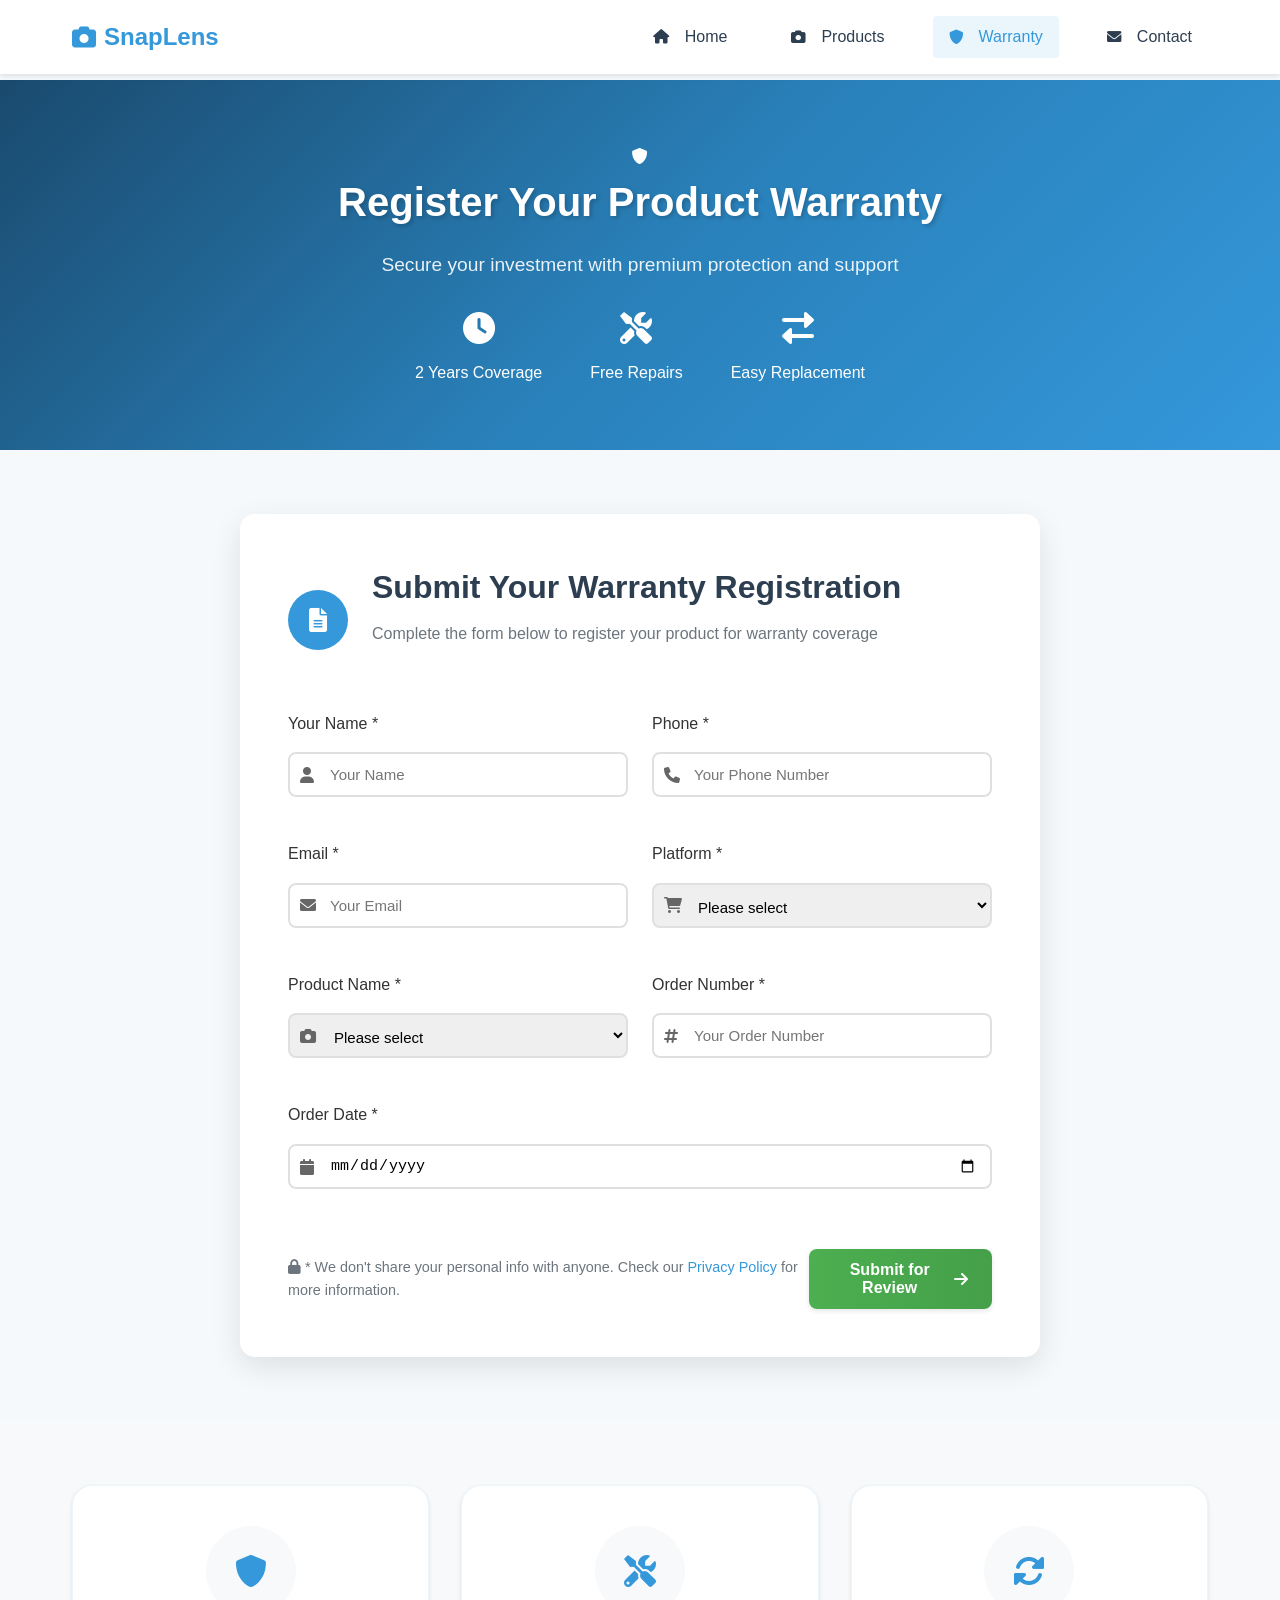
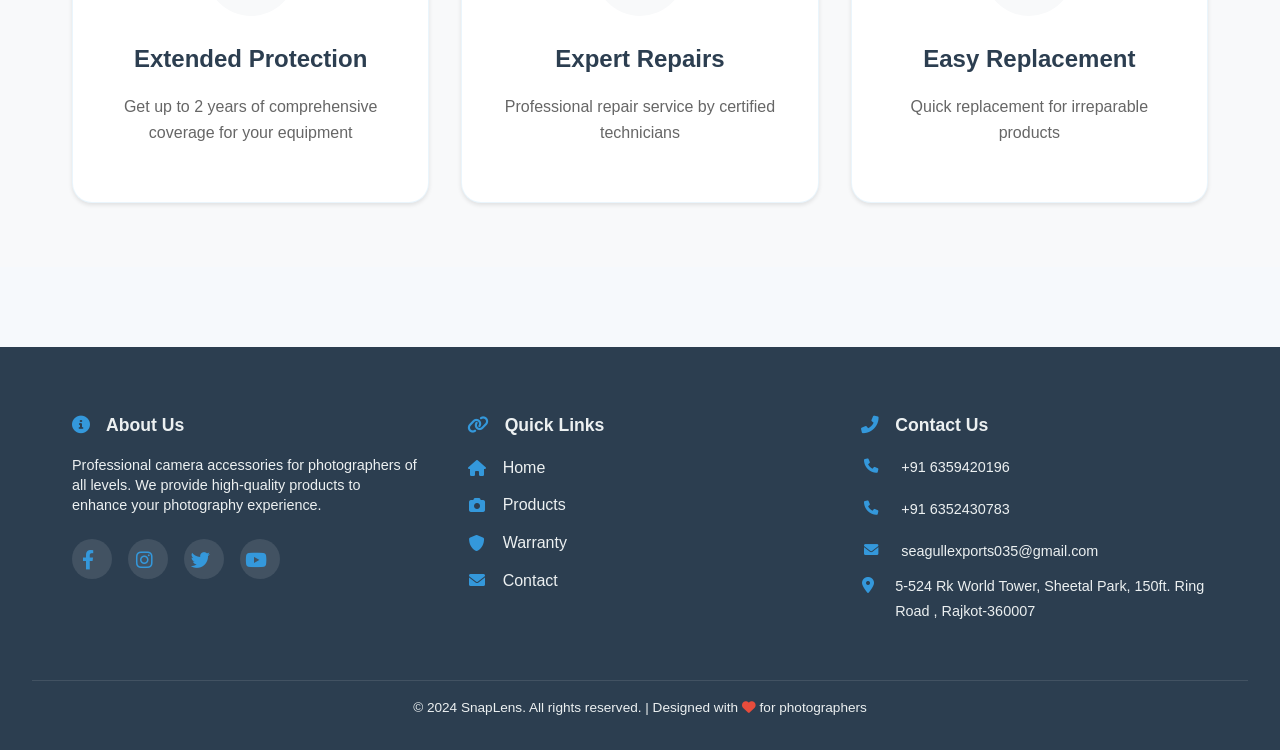
<file: warranty.html>
<!DOCTYPE html>
<html lang="en">
  <head>
    <meta charset="UTF-8" />
    <meta name="viewport" content="width=device-width, initial-scale=1.0" />
    <title>Warranty Activation - SnapLens</title>
    <link rel="stylesheet" href="css/styles.css" />
    <link
      rel="stylesheet"
      href="https://cdnjs.cloudflare.com/ajax/libs/font-awesome/6.0.0/css/all.min.css"
    />
    <style>
      .warranty-section {
        max-width: 1200px;
        margin: 2rem auto;
        padding: 0 2rem;
      }

      .warranty-content {
        background: #fff;
        border-radius: 10px;
        box-shadow: 0 2px 10px rgba(0, 0, 0, 0.1);
        padding: 2rem;
      }

      @media (max-width: 768px) {
        .warranty-section {
          margin: 1rem auto;
          padding: 0 1rem;
        }
      }
    </style>
  </head>
  <body>
    <header>
      <nav class="nav-container">
        <a href="index.html" class="logo">
          <i class="fas fa-camera"></i>
          SnapLens
        </a>
        <div class="nav-menu">
          <div class="hamburger" id="hamburger-menu">
            <span></span>
            <span></span>
            <span></span>
          </div>
          <ul class="nav-links">
            <li>
              <a href="index.html"><i class="fas fa-home"></i> Home</a>
            </li>
            <li>
              <a href="products.html"><i class="fas fa-camera"></i> Products</a>
            </li>
            <li>
              <a href="warranty.html" class="active"
                ><i class="fas fa-shield-alt"></i> Warranty</a
              >
            </li>
            <li>
              <a href="contact.html"><i class="fas fa-envelope"></i> Contact</a>
            </li>
          </ul>
        </div>
      </nav>
    </header>

    <main>
      <section class="warranty-hero">
        <div class="warranty-hero-content">
          <div class="warranty-hero-wrapper">
            <div class="warranty-shield-icon">
              <i class="fas fa-shield-alt"></i>
            </div>
            <div class="warranty-text">
              <h1>Register Your Product Warranty</h1>
              <p>Secure your investment with premium protection and support</p>
            </div>
          </div>
          <div class="warranty-benefits">
            <div class="benefit-item">
              <div class="benefit-icon">
                <i class="fas fa-clock"></i>
              </div>
              <span>2 Years Coverage</span>
            </div>
            <div class="benefit-item">
              <div class="benefit-icon">
                <i class="fas fa-tools"></i>
              </div>
              <span>Free Repairs</span>
            </div>
            <div class="benefit-item">
              <div class="benefit-icon">
                <i class="fas fa-exchange-alt"></i>
              </div>
              <span>Easy Replacement</span>
            </div>
          </div>
        </div>
      </section>

      <!-- <section class="warranty-steps">
        <div class="steps-container">
          <div class="step-progress">
            <div class="progress-item active" data-step="1">
              <div class="progress-number">1</div>
              <div class="progress-label">Registered HoteBuddie Member</div>
              <div class="step-details">
                <p>Create your account to get started</p>
                <i class="fas fa-check-circle success-icon"></i>
              </div>
            </div>
            <div class="progress-item" data-step="2">
              <div class="progress-number">2</div>
              <div class="progress-label">Submit an activation application</div>
              <div class="step-details">
                <p>Fill in your product details</p>
              </div>
            </div>
            <div class="progress-item" data-step="3">
              <div class="progress-number">3</div>
              <div class="progress-label">Waiting for HoteBuddie review</div>
              <div class="step-details">
                <p>We'll review your application</p>
              </div>
            </div>
            <div class="progress-item" data-step="4">
              <div class="progress-number">4</div>
              <div class="progress-label">Activated Warranty</div>
              <div class="step-details">
                <p>Your warranty is now active</p>
              </div>
            </div>
          </div>
        </div>
      </section> -->

      <section class="warranty-form-section">
        <div class="warranty-form-container">
          <div class="form-header">
            <div class="form-icon">
              <i class="fas fa-file-alt"></i>
            </div>
            <div class="form-title">
              <h2>Submit Your Warranty Registration</h2>
              <p class="form-description">
                Complete the form below to register your product for warranty
                coverage
              </p>
            </div>
          </div>

          <form class="warranty-activation-form" id="warrantyForm">
            <div class="form-row">
              <div class="form-group with-icon">
                <label for="name">Your Name *</label>
                <div class="input-with-icon">
                  <i class="fas fa-user"></i>
                  <input
                    type="text"
                    id="name"
                    name="name"
                    required
                    placeholder="Your Name"
                  />
                </div>
                <div class="field-status">
                  <i class="fas fa-check-circle success"></i>
                  <i class="fas fa-times-circle error"></i>
                </div>
              </div>
              <div class="form-group with-icon">
                <label for="phone">Phone *</label>
                <div class="input-with-icon">
                  <i class="fas fa-phone"></i>
                  <input
                    type="tel"
                    id="phone"
                    name="phone"
                    required
                    maxlength="10"
                    pattern="[0-9]{10}"
                    placeholder="Your Phone Number"
                    oninput="this.value = this.value.replace(/[^0-9]/g, '').substring(0, 10);"
                  />
                </div>
                <div class="field-status">
                  <i class="fas fa-check-circle success"></i>
                  <i class="fas fa-times-circle error"></i>
                </div>
              </div>
            </div>

            <div class="form-row">
              <div class="form-group with-icon">
                <label for="email">Email *</label>
                <div class="input-with-icon">
                  <i class="fas fa-envelope"></i>
                  <input
                    type="email"
                    id="email"
                    name="email"
                    required
                    placeholder="Your Email"
                  />
                </div>
                <div class="field-status">
                  <i class="fas fa-check-circle success"></i>
                  <i class="fas fa-times-circle error"></i>
                </div>
              </div>
              <div class="form-group with-icon">
                <label for="platform">Platform *</label>
                <div class="input-with-icon">
                  <i class="fas fa-shopping-cart"></i>
                  <select id="platform" name="platform" required>
                    <option value="">Please select</option>
                    <option value="amazon">Amazon</option>
                    <option value="ebay">eBay</option>
                    <option value="website">Official Website</option>
                  </select>
                </div>
                <div class="field-status">
                  <i class="fas fa-check-circle success"></i>
                  <i class="fas fa-times-circle error"></i>
                </div>
              </div>
            </div>

            <div class="form-row">
              <div class="form-group with-icon">
                <label for="product">Product Name *</label>
                <div class="input-with-icon">
                  <i class="fas fa-camera"></i>
                  <select id="product" name="product" required>
                    <option value="">Please select</option>
                    <option value="lens">Professional Camera Lens</option>
                    <option value="tripod">Camera Tripod</option>
                    <option value="bag">Camera Bag</option>
                    <option value="flash">Professional Flash</option>
                  </select>
                </div>
                <div class="field-status">
                  <i class="fas fa-check-circle success"></i>
                  <i class="fas fa-times-circle error"></i>
                </div>
              </div>
              <div class="form-group with-icon">
                <label for="order">Order Number *</label>
                <div class="input-with-icon">
                  <i class="fas fa-hashtag"></i>
                  <input
                    type="text"
                    id="order"
                    name="orderNumber"
                    required
                    placeholder="Your Order Number"
                  />
                </div>
                <div class="field-status">
                  <i class="fas fa-check-circle success"></i>
                  <i class="fas fa-times-circle error"></i>
                </div>
              </div>
            </div>

            <div class="form-group with-icon">
              <label for="order-date">Order Date *</label>
              <div class="input-with-icon">
                <i class="fas fa-calendar"></i>
                <input type="date" id="order-date" name="orderDate" required />
              </div>
              <div class="field-status">
                <i class="fas fa-check-circle success"></i>
                <i class="fas fa-times-circle error"></i>
              </div>
            </div>

            <div class="form-footer">
              <div class="privacy-note">
                <p>
                  <i class="fas fa-lock"></i>
                  * We don't share your personal info with anyone. Check our
                  <a href="#">Privacy Policy</a> for more information.
                </p>
              </div>
              <button type="submit" class="submit-btn">
                <span>Submit for Review</span>
                <i class="fas fa-arrow-right"></i>
              </button>
            </div>
          </form>
        </div>
      </section>

      <section class="warranty-features">
        <div class="features-container">
          <div class="feature-card">
            <div class="feature-icon">
              <div class="icon-circle">
                <i class="fas fa-shield-alt"></i>
              </div>
            </div>
            <h3>Extended Protection</h3>
            <p>
              Get up to 2 years of comprehensive coverage for your equipment
            </p>
          </div>
          <div class="feature-card">
            <div class="feature-icon">
              <div class="icon-circle">
                <i class="fas fa-tools"></i>
              </div>
            </div>
            <h3>Expert Repairs</h3>
            <p>Professional repair service by certified technicians</p>
          </div>
          <div class="feature-card">
            <div class="feature-icon">
              <div class="icon-circle">
                <i class="fas fa-sync-alt"></i>
              </div>
            </div>
            <h3>Easy Replacement</h3>
            <p>Quick replacement for irreparable products</p>
          </div>
        </div>
      </section>
    </main>

    <footer>
      <div class="footer-content">
        <div class="footer-section">
          <h3><i class="fas fa-info-circle"></i> About Us</h3>
          <p>
            Professional camera accessories for photographers of all levels. We
            provide high-quality products to enhance your photography
            experience.
          </p>
          <div class="social-links">
            <a
              href="https://facebook.com/snaplens"
              target="_blank"
              class="facebook"
            >
              <i class="fab fa-facebook-f"></i>
            </a>
            <a
              href="https://instagram.com/snaplens"
              target="_blank"
              class="instagram"
            >
              <i class="fab fa-instagram"></i>
            </a>
            <a
              href="https://twitter.com/snaplens"
              target="_blank"
              class="twitter"
            >
              <i class="fab fa-twitter"></i>
            </a>
            <a
              href="https://youtube.com/snaplens"
              target="_blank"
              class="youtube"
            >
              <i class="fab fa-youtube"></i>
            </a>
          </div>
        </div>
        <div class="footer-section">
          <h3><i class="fas fa-link"></i> Quick Links</h3>
          <ul>
            <li>
              <a href="index.html"><i class="fas fa-home"></i> Home</a>
            </li>
            <li>
              <a href="products.html"><i class="fas fa-camera"></i> Products</a>
            </li>
            <li>
              <a href="warranty.html"
                ><i class="fas fa-shield-alt"></i> Warranty</a
              >
            </li>
            <li>
              <a href="contact.html"><i class="fas fa-envelope"></i> Contact</a>
            </li>
          </ul>
        </div>
        <div class="footer-section">
          <h3><i class="fas fa-phone-alt"></i> Contact Us</h3>
          <div class="contact-details">
            <p>
              <i class="fas fa-phone"></i>
              +91 6359420196
            </p>
            <p>
              <i class="fas fa-phone"></i>
              +91 6352430783
            </p>
            <p>
              <i class="fas fa-envelope"></i>
              seagullexports035@gmail.com
            </p>
            <div class="address-wrapper">
              <i class="fas fa-map-marker-alt"></i>
              <ul class="address-list">
                <li>5-524 Rk World Tower</li>
                <li>Sheetal Park, 150ft. Ring Road , Rajkot-360007</li>
                <!-- <li>Rajkot-360007</li> -->
              </ul>
            </div>
          </div>
        </div>
      </div>
      <p class="copyright">
        &copy; 2024 SnapLens. All rights reserved. | Designed with
        <i class="fas fa-heart"></i> for photographers
      </p>
    </footer>

    <script src="js/toast.js"></script>
    <script src="js/sheets.js"></script>
    <script>
      // Form validation and submission
      const warrantyForm = document.getElementById('warrantyForm');
      const formInputs = warrantyForm.querySelectorAll('input, select');
      const phoneInput = document.getElementById('phone');

      // Phone input handler
      phoneInput.addEventListener('keypress', (e) => {
        // Get the input value and remove any non-digits
        const value = phoneInput.value.replace(/\D/g, '');

        // Prevent input if already at 10 digits and not backspace/delete
        if (value.length >= 10 && e.key !== 'Backspace' && e.key !== 'Delete') {
          e.preventDefault();
        }

        // Only allow numbers
        if (!/^\d*$/.test(e.key)) {
          e.preventDefault();
        }
      });

      // Add input event listeners to all form fields
      formInputs.forEach(input => {
        input.addEventListener('input', () => {
          formValidation.validateField(input);
        });

        input.addEventListener('blur', () => {
          formValidation.validateField(input);
        });
      });

      // Form submission
      warrantyForm.addEventListener('submit', async (e) => {
        e.preventDefault();

        // Validate all fields
        if (!formValidation.validateForm(warrantyForm)) {
          toast.error('Please correct the errors in the form', 'Validation Error');
          return;
        }

        // Show processing message
        toast.info('Processing your warranty activation...', 'Please Wait');

        try {
          // Get form data
          const formData = {
            name: document.getElementById('name').value,
            phone: document.getElementById('phone').value,
            email: document.getElementById('email').value,
            platform: document.getElementById('platform').value,
            product: document.getElementById('product').value,
            orderNumber: document.getElementById('order').value,
            orderDate: document.getElementById('order-date').value,
            submissionDate: new Date().toISOString()
          };

          // Submit to Google Sheets
          await sheets.submitWarrantyForm(formData);

          // Reset form
          warrantyForm.reset();

          // Remove validation classes
          document.querySelectorAll('.form-group').forEach(group => {
            group.classList.remove('filled', 'valid', 'invalid');
            const errorMessage = group.querySelector('.error-message');
            if (errorMessage) {
              errorMessage.remove();
            }
          });

          // Show success message
          toast.success('Your warranty has been activated successfully!', 'Congratulations');

          // Update progress steps
          document.querySelectorAll('.progress-item').forEach(item => {
            item.classList.add('active');
          });
        } catch (error) {
          toast.error('Failed to submit warranty form. Please try again.', 'Error');
          console.error('Form submission error:', error);
        }
      });

      // Mobile menu toggle
      const hamburger = document.getElementById('hamburger-menu');
      const navMenu = document.querySelector('.nav-links');

      hamburger.addEventListener('click', () => {
        hamburger.classList.toggle('active');
        navMenu.classList.toggle('active');
      });
    </script>
  </body>
</html>
</file>
<file: css/styles.css>
/* Modern Reset and Base Styles */
:root {
  --primary-color: #3498db;
  --secondary-color: #2c3e50;
  --accent-color: #e74c3c;
  --background-light: #f8f9fa;
  --text-dark: #2c3e50;
  --text-light: #ecf0f1;
  --shadow-sm: 0 2px 4px rgba(0, 0, 0, 0.1);
  --shadow-md: 0 4px 6px rgba(0, 0, 0, 0.1);
  --shadow-lg: 0 10px 15px rgba(0, 0, 0, 0.1);
  --gradient-primary: linear-gradient(135deg, #3498db 0%, #2980b9 100%);
  --gradient-hero: linear-gradient(135deg, #f6f9fc 0%, #e9f2f9 100%);
  --text-color: #2c3e50;
  --text-secondary: #666;
}

* {
  margin: 0;
  padding: 0;
  box-sizing: border-box;
}

body {
  font-family: "Segoe UI", Tahoma, Geneva, Verdana, sans-serif;
  line-height: 1.6;
  color: var(--text-color);
  background-color: #f6f9fc;
  padding-top: 80px;
  min-height: 100vh;
  display: flex;
  flex-direction: column;
}

main {
  flex: 1;
}

/* Fixed Header Styles */
header {
  position: fixed;
  top: 0;
  left: 0;
  right: 0;
  background: white;
  box-shadow: 0 2px 5px rgba(0, 0, 0, 0.1);
  z-index: 1000;
  width: 100%;
}

.nav-container {
  max-width: 1200px;
  margin: 0 auto;
  padding: 1rem 2rem;
  display: flex;
  justify-content: space-between;
  align-items: center;
}

.logo {
  display: flex;
  align-items: center;
  gap: 0.5rem;
  font-size: 1.5rem;
  font-weight: bold;
  color: var(--primary-color);
  text-decoration: none;
}

.nav-menu {
  display: flex;
  align-items: center;
}

.nav-links {
  display: flex;
  gap: 2rem;
  list-style: none;
  margin: 0;
  padding: 0;
}

.nav-links a {
  color: var(--text-color);
  text-decoration: none;
  display: flex;
  align-items: center;
  gap: 0.5rem;
  padding: 0.5rem 1rem;
  border-radius: 4px;
  transition: all 0.3s ease;
  font-weight: 500;
}

.nav-links a:hover,
.nav-links a.active {
  color: var(--primary-color);
  background: rgba(52, 152, 219, 0.1);
}

.nav-links i {
  font-size: 1.1rem;
}

/* Main Content Padding */
body {
  padding-top: 80px;
  min-height: 100vh;
  display: flex;
  flex-direction: column;
}

main {
  flex: 1;
}

/* Fixed Footer Styles */
footer {
  background: #2c3e50;
  color: white;
  padding: 2rem 0 1rem;
  width: 100%;
  position: relative;
  bottom: 0;
  left: 0;
  right: 0;
}

.footer-content {
  max-width: 1200px;
  margin: 0 auto;
  padding: 0 2rem;
  display: grid;
  grid-template-columns: 1fr 1fr;
  gap: 2rem;
}

.footer-section h3 {
  display: flex;
  align-items: center;
  gap: 0.5rem;
  margin-bottom: 1rem;
  font-size: 1.1rem;
}

.footer-section p {
  margin-bottom: 0.5rem;
  line-height: 1.4;
  font-size: 0.9rem;
}

.footer-section p + br {
  margin-left: 1.5rem;
}

.info-item div br {
  margin-top: 0.25rem;
}

.footer-section p:last-of-type {
  margin-bottom: 0.5rem;
}

.footer-section p + br + br {
  margin-left: 1.5rem;
}

.social-links {
  display: flex;
  gap: 0.75rem;
  margin-top: 1rem;
}

.social-links a {
  color: white;
  background: rgba(255, 255, 255, 0.1);
  width: 32px;
  height: 32px;
  border-radius: 50%;
  display: flex;
  align-items: center;
  justify-content: center;
  transition: all 0.3s ease;
  font-size: 0.9rem;
}

.copyright {
  text-align: center;
  margin-top: 1.5rem;
  padding-top: 1rem;
  border-top: 1px solid rgba(255, 255, 255, 0.1);
  font-size: 0.85rem;
}

@media (max-width: 768px) {
  footer {
    padding: 1.5rem 0 1rem;
  }

  .footer-content {
    grid-template-columns: 1fr;
    gap: 1.5rem;
    padding: 0 1rem;
  }

  .footer-section {
    text-align: center;
  }

  .footer-section h3 {
    justify-content: center;
    font-size: 1rem;
  }

  .social-links {
    justify-content: center;
  }
}

/* Responsive Styles */
@media (max-width: 768px) {
  .nav-container {
    padding: 1rem;
  }

  .footer-content {
    grid-template-columns: 1fr;
    gap: 2rem;
    padding: 0 1rem;
  }

  .nav-links {
    gap: 1rem;
  }

  .nav-links a {
    padding: 0.5rem;
  }

  .logo {
    font-size: 1.3rem;
  }
}

/* Enhanced Hero Section */
.hero {
  position: relative;
  height: 400px;
  overflow: hidden;
  margin: 2rem auto 4rem;
  max-width: 1200px;
  border-radius: 20px;
  box-shadow: var(--shadow-lg);
}

.slider {
  position: absolute;
  top: 0;
  left: 0;
  width: 100%;
  height: 100%;
  overflow: hidden;
}

.slide-track {
  display: flex;
  width: calc(1200px * 8); /* Total width of all slides */
  animation: scroll 40s linear infinite;
}

.slide {
  width: 1200px;
  height: 400px;
}

.slide img {
  width: 100%;
  height: 100%;
  object-fit: cover;
}

.hero-content {
  position: absolute;
  top: 50%;
  left: 50%;
  transform: translate(-50%, -50%);
  text-align: center;
  z-index: 2;
  width: 100%;
  padding: 0 2rem;
}

.hero::after {
  content: "";
  position: absolute;
  top: 0;
  left: 0;
  width: 100%;
  height: 100%;
  background: rgba(0, 0, 0, 0.4);
  z-index: 1;
}

.hero h1 {
  font-size: 3.5rem;
  color: white;
  margin-bottom: 1rem;
  text-shadow: 2px 2px 4px rgba(0, 0, 0, 0.3);
}

.hero p {
  font-size: 1.2rem;
  color: white;
  text-shadow: 1px 1px 2px rgba(0, 0, 0, 0.3);
}

@keyframes scroll {
  0% {
    transform: translateX(0);
  }
  100% {
    transform: translateX(calc(-1200px * 4)); /* Half of total width */
  }
}

/* Pause animation on hover */
.slider:hover .slide-track {
  animation-play-state: paused;
}

@media (max-width: 768px) {
  .hero {
    height: 300px;
    margin: 1rem;
  }

  .hero h1 {
    font-size: 2rem;
  }

  .hero p {
    font-size: 1rem;
  }

  .slide {
    width: 100vw;
    height: 300px;
  }

  .slide-track {
    width: calc(100vw * 8);
  }

  @keyframes scroll {
    0% {
      transform: translateX(0);
    }
    100% {
      transform: translateX(calc(-100vw * 4));
    }
  }
}

.product-price {
  font-size: 1.25rem;
  color: var(--primary-color);
  font-weight: bold;
  margin: 0.5rem 1.5rem;
}

/* Enhanced Product Grid */
.products-section {
  padding: 4rem 2rem;
  background-color: #f8f9fa;
}

.section-header {
  text-align: center;
  margin-bottom: 3rem;
}

.section-header h2 {
  font-size: 2.5rem;
  color: #333;
  margin-bottom: 1rem;
}

.section-header p {
  color: #666;
  font-size: 1.1rem;
}

.products-container {
  display: grid;
  grid-template-columns: repeat(auto-fit, minmax(300px, 1fr));
  gap: 2rem;
  max-width: 1200px;
  margin: 0 auto;
}

.product-card {
  background: white;
  border-radius: 10px;
  box-shadow: 0 2px 15px rgba(0, 0, 0, 0.1);
  transition: transform 0.3s ease;
  overflow: hidden;
}

.product-card:hover {
  transform: translateY(-5px);
}

.product-image {
  width: 100%;
  height: 200px;
  object-fit: cover;
}

.product-card h3 {
  padding: 1.5rem 1.5rem 0.5rem;
  font-size: 1.25rem;
  color: #333;
}

.product-card p {
  padding: 0 1.5rem 1rem;
  color: #666;
}

.product-link {
  display: inline-flex;
  align-items: center;
  gap: 0.5rem;
  padding: 0.75rem 1.5rem;
  margin: 0 1.5rem 1.5rem;
  color: white;
  background-color: var(--primary-color);
  text-decoration: none;
  font-weight: 500;
  border-radius: 5px;
  transition: all 0.3s ease;
}

.product-link:hover {
  background-color: var(--secondary-color);
  transform: translateY(-2px);
}

.product-link i {
  font-size: 0.9rem;
  transition: transform 0.3s ease;
}

.product-link:hover i {
  transform: translateX(3px);
}

.view-all-container {
  text-align: center;
  margin-top: 3rem;
}

.view-all-btn {
  display: inline-block;
  padding: 1rem 2rem;
  background: var(--primary-color);
  color: white;
  text-decoration: none;
  border-radius: 5px;
  font-weight: 500;
  transition: background-color 0.3s ease, transform 0.3s ease;
}

.view-all-btn:hover {
  background: var(--secondary-color);
  transform: translateY(-2px);
}

.view-all-btn i {
  margin-left: 0.5rem;
  transition: transform 0.3s ease;
}

.view-all-btn:hover i {
  transform: translateX(5px);
}

@media (max-width: 768px) {
  .products-section {
    padding: 3rem 1rem;
  }

  .section-header h2 {
    font-size: 2rem;
  }

  .products-container {
    grid-template-columns: 1fr;
    gap: 1.5rem;
  }
}

/* Enhanced CTA Section */
.cta {
  text-align: center;
  padding: 4rem 2rem;
  background: var(--gradient-primary);
  border-radius: 20px;
  margin: 4rem auto;
  color: white;
  position: relative;
  overflow: hidden;
  box-shadow: var(--shadow-lg);
}

.cta h2 {
  font-size: 2.5rem;
  margin-bottom: 2rem;
  color: white;
}

.btn {
  display: inline-block;
  padding: 1rem 2.5rem;
  font-size: 1.1rem;
  font-weight: 600;
  text-decoration: none;
  color: white;
  background: rgba(255, 255, 255, 0.2);
  border-radius: 30px;
  transition: all 0.3s ease;
  backdrop-filter: blur(5px);
  border: 1px solid rgba(255, 255, 255, 0.3);
}

.btn:hover {
  background: rgba(255, 255, 255, 0.3);
  transform: translateY(-2px);
  box-shadow: 0 5px 15px rgba(0, 0, 0, 0.2);
}

/* Enhanced Footer */
footer {
  background: var(--secondary-color);
  color: var(--text-light);
  padding: 4rem 2rem 2rem;
  margin-top: 5rem;
  position: relative;
}

.footer-content {
  max-width: 1200px;
  margin: 0 auto;
  display: grid;
  grid-template-columns: repeat(auto-fit, minmax(250px, 1fr));
  gap: 3rem;
  position: relative;
}

.footer-section {
  margin-bottom: 2rem;
}

.footer-section ul {
  list-style: none;
  padding: 0;
  margin: 0;
}

.footer-section ul li {
  margin-bottom: 12px;
}

.footer-section ul li a {
  color: var(--text-light);
  text-decoration: none;
  display: flex;
  align-items: center;
  gap: 8px;
  transition: all 0.3s ease;
}

.footer-section ul li a:hover {
  color: var(--primary-color);
  transform: translateX(5px);
}

.footer-section ul li a i {
  width: 20px;
  text-align: center;
}

.social-links {
  display: flex;
  gap: 1rem;
  margin-top: 1.5rem;
}

.social-links a {
  width: 40px;
  height: 40px;
  border-radius: 50%;
  display: flex;
  align-items: center;
  justify-content: center;
  background: rgba(255, 255, 255, 0.1);
  color: var(--text-light);
  font-size: 1.2rem;
  text-decoration: none;
  transition: all 0.3s ease;
}

.social-links a:hover {
  transform: translateY(-3px);
}

.social-links a.facebook:hover,
.social-links a[href*="facebook"]:hover {
  background-color: #3b5998;
}

.social-links a.instagram:hover,
.social-links a[href*="instagram"]:hover {
  background: radial-gradient(
    circle at 30% 107%,
    #fdf497 0%,
    #fdf497 5%,
    #fd5949 45%,
    #d6249f 60%,
    #285aeb 90%
  );
}

.social-links a.twitter:hover,
.social-links a[href*="twitter"]:hover {
  background-color: #1da1f2;
}

.social-links a.youtube:hover,
.social-links a[href*="youtube"]:hover {
  background-color: #ff0000;
}

/* Enhanced Mobile Menu */
.mobile-menu {
  background: rgba(255, 255, 255, 0.98);
  backdrop-filter: blur(10px);
}

.mobile-menu .nav-links a {
  padding: 1rem;
  border-bottom: 1px solid rgba(0, 0, 0, 0.1);
  transition: all 0.3s ease;
}

.mobile-menu .nav-links a:hover {
  background: rgba(52, 152, 219, 0.1);
  padding-left: 1.5rem;
}

/* Responsive Design Improvements */
@media (max-width: 768px) {
  .hero {
    padding: 4rem 1rem;
    margin: 4rem 1rem;
  }

  .hero h1 {
    font-size: 2.5rem;
  }

  .products-section {
    padding: 2rem 1rem;
  }

  .cta {
    margin: 2rem 1rem;
    padding: 3rem 1rem;
  }

  .footer-content {
    grid-template-columns: 1fr;
    text-align: center;
  }

  .footer-section h3::after {
    left: 50%;
    transform: translateX(-50%);
  }

  .social-links {
    justify-content: center;
  }
}

/* Form Styles */
.form-group {
  margin-bottom: 1.5rem;
  position: relative;
}

label {
  display: block;
  margin-bottom: 0.5rem;
  font-weight: 500;
}

input,
select,
textarea {
  width: 100%;
  padding: 0.8rem;
  border: 1px solid #ddd;
  border-radius: 4px;
  font-size: 1rem;
}

textarea {
  min-height: 100px;
  resize: vertical;
}

/* Button Styles */
.btn:hover {
  background-color: #2980b9;
}

/* Warranty Page Styles */
.warranty-section {
  padding: 4rem 2rem;
  max-width: 1200px;
  margin: 0 auto;
}

.warranty-container {
  background-color: #ffffff;
  border-radius: 10px;
  box-shadow: 0 4px 6px rgba(0, 0, 0, 0.1);
  padding: 2rem;
}

.warranty-content {
  display: grid;
  gap: 2rem;
}

.warranty-card {
  text-align: center;
  padding: 2rem;
  background-color: #f8f9fa;
  border-radius: 8px;
  margin-bottom: 2rem;
}

.warranty-card i {
  font-size: 3rem;
  color: var(--primary-color);
  margin-bottom: 1rem;
}

.warranty-card h2 {
  color: var(--text-color);
  margin-bottom: 1rem;
}

.warranty-card p {
  color: var(--text-secondary);
  line-height: 1.6;
}

.warranty-info h3 {
  color: var(--text-color);
  margin: 2rem 0 1rem;
  font-size: 1.5rem;
}

.warranty-info ul {
  list-style: none;
  padding: 0;
  margin: 0 0 2rem;
}

.warranty-info ul li {
  display: flex;
  align-items: center;
  margin-bottom: 0.8rem;
  color: var(--text-secondary);
}

.warranty-info ul li i {
  margin-right: 1rem;
  width: 20px;
  text-align: center;
}

.warranty-info ul li i.fa-check {
  color: #28a745;
}

.warranty-info ul li i.fa-times {
  color: #dc3545;
}

.warranty-process ol {
  padding-left: 1.5rem;
  margin: 1rem 0;
}

.warranty-process ol li {
  color: var(--text-secondary);
  margin-bottom: 0.8rem;
  padding-left: 0.5rem;
}

@media (max-width: 768px) {
  .warranty-section {
    padding: 2rem 1rem;
  }

  .warranty-container {
    padding: 1.5rem;
  }

  .warranty-card {
    padding: 1.5rem;
  }

  .warranty-info h3 {
    font-size: 1.3rem;
  }
}

/* Admin Panel */
.admin-login {
  max-width: 400px;
  margin: 100px auto;
  padding: 2rem;
  background: white;
  border-radius: 10px;
  box-shadow: 0 2px 10px rgba(0, 0, 0, 0.1);
}

.admin-panel {
  padding: 2rem;
}

.table-container {
  overflow-x: auto;
  margin-bottom: 2rem;
  position: relative;
  background: white;
  border-radius: 8px;
  box-shadow: 0 2px 4px rgba(0, 0, 0, 0.1);
  overflow: hidden;
}

.table-actions {
  display: flex;
  gap: 1rem;
  margin-bottom: 1rem;
}

.search-box {
  padding: 0.5rem;
  border: 1px solid #ddd;
  border-radius: 4px;
  width: 300px;
}

table {
  width: 100%;
  border-collapse: collapse;
  margin-top: 1rem;
}

th,
td {
  padding: 1rem;
  text-align: left;
  border-bottom: 1px solid #eee;
}

th {
  background-color: #f8f9fa;
  font-weight: 600;
  text-align: left;
  padding: 1rem;
  border-bottom: 2px solid #eee;
}

tr:hover {
  background-color: #f8f9fa;
}

/* Form Validation Styles */
.form-group.error input,
.form-group.error select,
.form-group.error textarea {
  border-color: #e74c3c;
}

.error-message {
  color: #e74c3c;
  font-size: 0.875rem;
  margin-top: 0.25rem;
  display: none;
}

.form-group.error .error-message {
  display: block;
}

/* Loading States */
.loading {
  position: relative;
  pointer-events: none;
  opacity: 0.7;
}

.loading::after {
  content: "";
  position: absolute;
  top: 50%;
  left: 50%;
  width: 20px;
  height: 20px;
  margin: -10px 0 0 -10px;
  border: 2px solid #f3f3f3;
  border-top: 2px solid #3498db;
  border-radius: 50%;
  animation: spin 1s linear infinite;
}

@keyframes spin {
  0% {
    transform: rotate(0deg);
  }
  100% {
    transform: rotate(360deg);
  }
}

/* Notification System */
.notification {
  position: fixed;
  top: 20px;
  right: 20px;
  padding: 1rem;
  border-radius: 4px;
  color: white;
  z-index: 1000;
  animation: slideIn 0.3s ease-out;
}

.notification.success {
  background-color: #2ecc71;
}

.notification.error {
  background-color: #e74c3c;
}

@keyframes slideIn {
  from {
    transform: translateX(100%);
    opacity: 0;
  }
  to {
    transform: translateX(0);
    opacity: 1;
  }
}

/* Admin Panel Improvements */
.search-container {
  display: flex;
  align-items: center;
  gap: 1rem;
}

.search-count {
  color: #666;
  font-size: 0.9rem;
}

.product-list {
  margin-top: 2rem;
  display: grid;
  grid-template-columns: repeat(auto-fill, minmax(300px, 1fr));
  gap: 2rem;
}

.product-item {
  background: white;
  border-radius: 8px;
  box-shadow: 0 2px 4px rgba(0, 0, 0, 0.1);
  overflow: hidden;
}

.product-item img {
  width: 100%;
  height: 200px;
  object-fit: cover;
}

.product-info {
  padding: 1rem;
}

.product-info h3 {
  margin: 0 0 0.5rem 0;
  color: #2c3e50;
}

.product-info p {
  color: #666;
  margin-bottom: 1rem;
}

.product-actions {
  padding: 1rem;
  display: flex;
  gap: 1rem;
  border-top: 1px solid #eee;
}

.btn-danger {
  background-color: #e74c3c;
}

.btn-danger:hover {
  background-color: #c0392b;
}

/* Form Improvements */
.form-group input:focus,
.form-group select:focus,
.form-group textarea:focus {
  outline: none;
  border-color: #3498db;
  box-shadow: 0 0 0 2px rgba(52, 152, 219, 0.2);
}

/* Table Improvements */
table {
  width: 100%;
  border-collapse: collapse;
}

th {
  background-color: #f8f9fa;
  font-weight: 600;
  text-align: left;
  padding: 1rem;
  border-bottom: 2px solid #eee;
}

td {
  padding: 1rem;
  border-bottom: 1px solid #eee;
}

tr:hover {
  background-color: #f8f9fa;
}

/* Social Media Links */
.social-links {
  display: flex;
  gap: 1rem;
  margin-top: 1.5rem;
}

.social-links a {
  color: #ecf0f1;
  font-size: 1.2rem;
  transition: all 0.3s;
  width: 40px;
  height: 40px;
  border-radius: 50%;
  background-color: rgba(255, 255, 255, 0.1);
  display: flex;
  align-items: center;
  justify-content: center;
}

.social-links a:hover {
  color: #fff;
  transform: translateY(-3px);
}

.social-links a.facebook:hover {
  background-color: #3b5998;
}

.social-links a.instagram:hover {
  background: radial-gradient(
    circle at 30% 107%,
    #fdf497 0%,
    #fdf497 5%,
    #fd5949 45%,
    #d6249f 60%,
    #285aeb 90%
  );
}

.social-links a.twitter:hover {
  background-color: #1da1f2;
}

.social-links a.youtube:hover {
  background-color: #ff0000;
}

/* Footer Icon Improvements */
.footer-section i {
  margin-right: 0.5rem;
  color: #3498db;
}

.footer-section p i {
  width: 20px;
  text-align: center;
}

/* Copyright Heart Animation */
.copyright i.fa-heart {
  color: #e74c3c;
  animation: heartbeat 1.5s infinite;
}

@keyframes heartbeat {
  0% {
    transform: scale(1);
  }
  50% {
    transform: scale(1.1);
  }
  100% {
    transform: scale(1);
  }
}

/* Navigation Icon Improvements */
.nav-links a i {
  margin-right: 0.5rem;
  font-size: 0.9em;
}

/* Mobile Menu Improvements */
.mobile-menu .nav-links {
  background: linear-gradient(to bottom, #fff, #f8f9fa);
}

.mobile-menu .nav-links a {
  padding: 1rem;
  border-bottom: 1px solid #eee;
  display: flex;
  align-items: center;
}

.mobile-menu .nav-links a i {
  margin-right: 1rem;
  width: 20px;
  text-align: center;
}

/* Responsive Improvements */
@media (max-width: 768px) {
  .footer-content {
    grid-template-columns: 1fr;
    text-align: center;
  }

  .footer-section h3::after {
    left: 50%;
    transform: translateX(-50%);
  }

  .social-links {
    justify-content: center;
  }

  .footer-section ul li a {
    justify-content: center;
  }
}

.quick-links-grid {
  display: grid;
  grid-template-columns: 1fr 1fr;
  gap: 20px;
  margin-top: 15px;
}

.quick-links-column ul {
  padding: 0;
  margin: 0;
  list-style: none;
}

.quick-links-column ul li {
  margin-bottom: 10px;
}

.quick-links-column ul li a {
  color: #fff;
  text-decoration: none;
  transition: all 0.3s ease;
  display: flex;
  align-items: center;
  gap: 8px;
}

.quick-links-column ul li a:hover {
  color: #4a9eff;
  transform: translateX(5px);
}

.quick-links-column ul li a i {
  width: 20px;
  text-align: center;
}

@media (max-width: 768px) {
  .quick-links-grid {
    grid-template-columns: 1fr;
    gap: 10px;
  }
}

/* Features Section */
.features {
  padding: 4rem 2rem;
  background: linear-gradient(135deg, #f6f9fc 0%, #e9f2f9 100%);
  margin-top: 2rem;
}

.features-container {
  max-width: 1200px;
  margin: 0 auto;
  display: grid;
  grid-template-columns: repeat(3, 1fr);
  gap: 2rem;
}

.feature-card {
  background: white;
  padding: 2.5rem 2rem;
  border-radius: 20px;
  text-align: center;
  position: relative;
  overflow: hidden;
  box-shadow: var(--shadow-sm);
  transition: all 0.4s cubic-bezier(0.4, 0, 0.2, 1);
  border: 1px solid rgba(52, 152, 219, 0.1);
}

.feature-card:hover {
  transform: translateY(-10px);
  box-shadow: var(--shadow-lg);
  border-color: var(--primary-color);
}

.feature-card::before {
  content: "";
  position: absolute;
  top: 0;
  left: 0;
  width: 100%;
  height: 100%;
  background: linear-gradient(
    135deg,
    rgba(52, 152, 219, 0.1) 0%,
    rgba(52, 152, 219, 0) 100%
  );
  opacity: 0;
  transition: opacity 0.4s ease;
}

.feature-card:hover::before {
  transform: none;
  opacity: 1;
}

.feature-icon {
  position: relative;
  margin-bottom: 1.5rem;
  z-index: 1;
}

.icon-circle {
  width: 90px;
  height: 90px;
  background: var(--background-light);
  border-radius: 50%;
  display: flex;
  align-items: center;
  justify-content: center;
  margin: 0 auto;
  position: relative;
  transition: all 0.4s cubic-bezier(0.4, 0, 0.2, 1);
}

.icon-circle::before {
  content: "";
  position: absolute;
  top: -2px;
  left: -2px;
  right: -2px;
  bottom: -2px;
  border-radius: 50%;
  background: linear-gradient(135deg, var(--primary-color) 0%, #2980b9 100%);
  opacity: 0;
  z-index: -1;
  transition: all 0.4s cubic-bezier(0.4, 0, 0.2, 1);
  transform: scale(0.8);
}

.feature-card:hover .icon-circle::before {
  transform: none;
  opacity: 1;
}

.feature-card:hover .icon-circle {
  transform: none;
}

.feature-icon i {
  font-size: 2rem;
  color: var(--primary-color);
  transition: none;
}

.feature-card:hover .feature-icon i {
  transform: none;
  color: var(--primary-color);
}

.feature-card h3 {
  color: var(--text-dark);
  margin-bottom: 1rem;
  font-size: 1.5rem;
  font-weight: 600;
  position: relative;
  z-index: 1;
  transition: all 0.3s ease;
}

.feature-card:hover h3 {
  color: var(--primary-color);
}

.feature-card p {
  color: var(--text-secondary);
  line-height: 1.6;
  margin-bottom: 1rem;
  position: relative;
  z-index: 1;
}

@media (max-width: 768px) {
  .features-container {
    grid-template-columns: 1fr;
    padding: 0 1rem;
  }

  .feature-card {
    padding: 2rem 1.5rem;
  }

  .icon-circle {
    width: 70px;
    height: 70px;
  }

  .feature-icon i {
    font-size: 1.8rem;
  }
}

/* Services Section Styles */
.services {
  padding: 4rem 2rem;
  max-width: 1200px;
  margin: 0 auto;
}

.services-grid {
  display: grid;
  grid-template-columns: repeat(auto-fit, minmax(280px, 1fr));
  gap: 2rem;
  margin-top: 2rem;
}

.service-card {
  background: white;
  padding: 2rem;
  border-radius: 15px;
  text-align: center;
  box-shadow: var(--shadow-md);
  transition: transform 0.3s ease, box-shadow 0.3s ease;
}

.service-card:hover {
  transform: translateY(-5px);
  box-shadow: var(--shadow-lg);
}

.service-card i {
  font-size: 3rem;
  color: var(--primary-color);
  margin-bottom: 1.5rem;
}

.service-card h3 {
  font-size: 1.5rem;
  color: var(--secondary-color);
  margin-bottom: 1rem;
}

.service-card p {
  color: #666;
  margin-bottom: 1.5rem;
  line-height: 1.6;
}

.service-card .btn {
  display: inline-block;
  padding: 0.8rem 1.5rem;
  background: var(--primary-color);
  color: white;
  text-decoration: none;
  border-radius: 30px;
  transition: all 0.3s ease;
}

.service-card .btn:hover {
  background: #2980b9;
  transform: translateY(-2px);
}

@media (max-width: 768px) {
  .services {
    padding: 2rem 1rem;
  }

  .service-card {
    padding: 1.5rem;
  }
}

/* Contact Page Styles */
.contact-section {
  padding: 4rem 2rem;
  max-width: 1200px;
  margin: 0 auto;
}

.contact-container {
  display: grid;
  grid-template-columns: 1fr 2fr;
  gap: 4rem;
  background: white;
  padding: 3rem;
  border-radius: 15px;
  box-shadow: var(--shadow-md);
}

.contact-info {
  padding-right: 2rem;
  border-right: 1px solid #eee;
}

.contact-info h2,
.contact-form h2 {
  color: var(--secondary-color);
  margin-bottom: 2rem;
  font-size: 1.8rem;
}

.info-item {
  display: flex;
  align-items: center;
  margin-bottom: 1.5rem;
  gap: 1rem;
}

.info-item i {
  font-size: 1.5rem;
  color: var(--primary-color);
  width: 30px;
}

.contact-form form {
  display: grid;
  gap: 1.5rem;
}

.form-group label {
  display: block;
  margin-bottom: 0.5rem;
  color: var(--secondary-color);
}

.form-group input,
.form-group textarea {
  width: 100%;
  padding: 0.8rem;
  border: 1px solid #ddd;
  border-radius: 8px;
  font-size: 1rem;
  transition: all 0.3s ease;
}

.form-group input:focus,
.form-group textarea:focus {
  outline: none;
  border-color: var(--primary-color);
  box-shadow: 0 0 0 2px rgba(52, 152, 219, 0.2);
}

.contact-form .btn {
  background: var(--primary-color);
  color: white;
  border: none;
  padding: 1rem 2rem;
  border-radius: 30px;
  cursor: pointer;
  font-size: 1rem;
  transition: all 0.3s ease;
  width: fit-content;
}

.contact-form .btn:hover {
  background: #2980b9;
  transform: translateY(-2px);
}

@media (max-width: 768px) {
  .contact-container {
    grid-template-columns: 1fr;
    padding: 2rem;
  }

  .contact-info {
    padding-right: 0;
    border-right: none;
    border-bottom: 1px solid #eee;
    padding-bottom: 2rem;
    margin-bottom: 2rem;
  }
}

/* Products Hero Section */
.products-hero {
  background: linear-gradient(135deg, #1a4a6e 0%, #2980b9 50%, #3498db 100%);
  min-height: 60vh;
  display: flex;
  align-items: center;
  justify-content: center;
  text-align: center;
  padding: 4rem 2rem;
  margin-bottom: 3rem;
}

.hero-content {
  max-width: 900px;
  margin: 0 auto;
}

.products-hero h1 {
  font-size: 3.5rem;
  color: #ffffff;
  margin-bottom: 1.5rem;
  text-shadow: 2px 2px 4px rgba(0, 0, 0, 0.3);
}

.hero-description {
  font-size: 1.5rem;
  color: #f0f0f0;
  margin-bottom: 2.5rem;
  text-shadow: 1px 1px 2px rgba(0, 0, 0, 0.3);
}

.hero-features {
  display: flex;
  justify-content: center;
  gap: 3rem;
  margin-bottom: 2.5rem;
}

.feature {
  color: #ffffff;
  display: flex;
  flex-direction: column;
  align-items: center;
  gap: 0.5rem;
}

.feature i {
  font-size: 2rem;
  color: #3498db;
}

.feature span {
  font-size: 1.1rem;
}

.cta-button {
  display: inline-flex;
  align-items: center;
  gap: 0.5rem;
  background-color: #3498db;
  color: white;
  padding: 1rem 2rem;
  border-radius: 30px;
  font-size: 1.2rem;
  text-decoration: none;
  transition: all 0.3s ease;
  box-shadow: 0 4px 15px rgba(52, 152, 219, 0.3);
}

.cta-button:hover {
  background-color: #2980b9;
  transform: translateY(-2px);
  box-shadow: 0 6px 20px rgba(52, 152, 219, 0.4);
}

.cta-button i {
  font-size: 1.2rem;
}

/* Responsive Design */
@media (max-width: 768px) {
  .products-hero h1 {
    font-size: 2.5rem;
  }

  .hero-description {
    font-size: 1.2rem;
  }

  .hero-features {
    flex-direction: column;
    gap: 1.5rem;
  }

  .feature i {
    font-size: 1.5rem;
  }

  .feature span {
    font-size: 1rem;
  }
}

/* Photography Showcase Section */
.photography-showcase {
  background: linear-gradient(135deg, #f8f9fa 0%, #e9ecef 100%);
  padding: 5rem 2rem;
  margin: 3rem 0;
}

.showcase-content {
  max-width: 1200px;
  margin: 0 auto;
  display: flex;
  align-items: center;
  gap: 4rem;
}

.showcase-text {
  flex: 1;
}

.showcase-text h2 {
  font-size: 2.5rem;
  color: #2c3e50;
  margin-bottom: 2rem;
}

.showcase-features {
  display: flex;
  flex-direction: column;
  gap: 1.5rem;
  margin-bottom: 2rem;
}

.showcase-feature {
  display: flex;
  align-items: center;
  gap: 1rem;
  font-size: 1.2rem;
}

.showcase-feature i {
  color: #3498db;
  font-size: 1.5rem;
}

.showcase-btn {
  display: inline-block;
  background: #3498db;
  color: white;
  padding: 1rem 2rem;
  border-radius: 30px;
  text-decoration: none;
  font-size: 1.1rem;
  transition: all 0.3s ease;
  box-shadow: 0 4px 15px rgba(52, 152, 219, 0.3);
}

.showcase-btn:hover {
  background: #2980b9;
  transform: translateY(-2px);
  box-shadow: 0 6px 20px rgba(52, 152, 219, 0.4);
}

.showcase-image {
  flex: 1;
  display: flex;
  justify-content: center;
}

.floating-image {
  max-width: 100%;
  height: auto;
  border-radius: 10px;
  box-shadow: 0 20px 40px rgba(0, 0, 0, 0.1);
  animation: float 6s ease-in-out infinite;
}

@keyframes float {
  0% {
    transform: translateY(0px);
  }
  50% {
    transform: translateY(-20px);
  }
  100% {
    transform: translateY(0px);
  }
}

/* Testimonials Section */
.testimonials {
  padding: 5rem 2rem;
  background: #ffffff;
}

.testimonials h2 {
  text-align: center;
  font-size: 2.5rem;
  color: #2c3e50;
  margin-bottom: 3rem;
}

.testimonials-container {
  max-width: 1200px;
  margin: 0 auto;
  display: grid;
  grid-template-columns: repeat(auto-fit, minmax(300px, 1fr));
  gap: 2rem;
  padding: 0 1rem;
}

.testimonial-card {
  background: white;
  padding: 2rem;
  border-radius: 15px;
  box-shadow: 0 10px 30px rgba(0, 0, 0, 0.1);
  transition: transform 0.3s ease;
}

.testimonial-card:hover {
  transform: translateY(-5px);
}

.testimonial-rating {
  color: #f1c40f;
  margin-bottom: 1rem;
}

.testimonial-card p {
  color: #2c3e50;
  font-size: 1.1rem;
  line-height: 1.6;
  margin-bottom: 1rem;
  font-style: italic;
}

.testimonial-author {
  color: #7f8c8d;
  font-weight: 600;
}

/* Responsive Design */
@media (max-width: 768px) {
  .showcase-content {
    flex-direction: column;
    text-align: center;
  }

  .showcase-features {
    align-items: center;
  }

  .showcase-text h2 {
    font-size: 2rem;
  }

  .testimonials h2 {
    font-size: 2rem;
  }

  .testimonial-card {
    text-align: center;
  }
}

/* Warranty Activation Page Styles */
.warranty-hero {
  background: linear-gradient(135deg, #1a4a6e 0%, #2980b9 50%, #3498db 100%);
  padding: 4rem 2rem;
  text-align: center;
  color: white;
}

.warranty-hero h1 {
  font-size: 2.5rem;
  margin-bottom: 1rem;
  text-shadow: 2px 2px 4px rgba(0, 0, 0, 0.2);
}

.warranty-hero p {
  font-size: 1.2rem;
  opacity: 0.9;
}

/* Warranty Steps */
.warranty-steps {
  padding: 3rem 2rem;
  background: #f8f9fa;
}

.steps-container {
  max-width: 1000px;
  margin: 0 auto;
}

.step-progress {
  display: flex;
  justify-content: space-between;
  align-items: flex-start;
  position: relative;
  margin: 2rem 0;
}

.step-progress::before {
  content: "";
  position: absolute;
  top: 25px;
  left: 0;
  right: 0;
  height: 2px;
  background: #e9ecef;
  z-index: 1;
}

.progress-item {
  position: relative;
  z-index: 2;
  text-align: center;
  flex: 1;
  display: flex;
  flex-direction: column;
  align-items: center;
  gap: 1rem;
}

.progress-number {
  width: 50px;
  height: 50px;
  background: white;
  border: 2px solid #dee2e6;
  border-radius: 50%;
  display: flex;
  align-items: center;
  justify-content: center;
  font-size: 1.2rem;
  font-weight: bold;
  color: #6c757d;
  transition: all 0.3s ease;
}

.progress-label {
  font-size: 0.9rem;
  color: #6c757d;
  max-width: 120px;
  line-height: 1.4;
}

.progress-item.active .progress-number {
  background: #3498db;
  border-color: #3498db;
  color: white;
}

.progress-item.active .progress-label {
  color: #2c3e50;
  font-weight: 500;
}

/* Warranty Form Section */
.warranty-form-section {
  padding: 4rem 2rem;
}

.warranty-form-container {
  max-width: 800px;
  margin: 0 auto;
  background: white;
  padding: 3rem;
  border-radius: 15px;
  box-shadow: 0 10px 30px rgba(0, 0, 0, 0.1);
}

.warranty-form-container h2 {
  font-size: 2rem;
  color: #2c3e50;
  margin-bottom: 0.5rem;
}

.form-description {
  color: #6c757d;
  margin-bottom: 2rem;
}

.warranty-activation-form {
  display: flex;
  flex-direction: column;
  gap: 1.5rem;
}

.form-row {
  display: grid;
  grid-template-columns: 1fr 1fr;
  gap: 1.5rem;
}

.form-group {
  display: flex;
  flex-direction: column;
  gap: 0.5rem;
}

.form-group label {
  font-weight: 500;
  color: #2c3e50;
}

.form-group input,
.form-group select {
  padding: 0.8rem;
  border: 1px solid #dee2e6;
  border-radius: 8px;
  font-size: 1rem;
  transition: all 0.3s ease;
}

.form-group input:focus,
.form-group select:focus {
  outline: none;
  border-color: #3498db;
  box-shadow: 0 0 0 3px rgba(52, 152, 219, 0.2);
}

.form-footer {
  display: flex;
  justify-content: space-between;
  align-items: center;
  margin-top: 1rem;
}

.privacy-note {
  font-size: 0.9rem;
  color: #6c757d;
}

.privacy-note a {
  color: #3498db;
  text-decoration: none;
}

.privacy-note a:hover {
  text-decoration: underline;
}

.submit-btn {
  background: #3498db;
  color: white;
  border: none;
  padding: 1rem 2rem;
  border-radius: 30px;
  font-size: 1.1rem;
  cursor: pointer;
  transition: all 0.3s ease;
}

.submit-btn:hover {
  background: #2980b9;
  transform: translateY(-2px);
  box-shadow: 0 4px 15px rgba(52, 152, 219, 0.3);
}

/* Responsive Design */
@media (max-width: 768px) {
  .warranty-hero {
    padding: 3rem 1rem;
  }

  .warranty-hero h1 {
    font-size: 2rem;
  }

  .step-progress {
    flex-direction: column;
    gap: 2rem;
    align-items: center;
  }

  .step-progress::before {
    display: none;
  }

  .progress-item {
    width: 100%;
    max-width: 300px;
  }

  .progress-label {
    max-width: none;
  }

  .warranty-form-container {
    padding: 2rem 1rem;
  }

  .form-row {
    grid-template-columns: 1fr;
  }

  .form-footer {
    flex-direction: column;
    gap: 1rem;
    text-align: center;
  }

  .privacy-note {
    order: 2;
  }

  .submit-btn {
    order: 1;
    width: 100%;
  }
}

/* Enhanced Warranty Hero Section */
.warranty-hero-content {
  max-width: 800px;
  margin: 0 auto;
  text-align: center;
}

.warranty-icon-animate {
  font-size: 4rem;
  color: white;
  margin-bottom: 2rem;
  animation: pulse 2s infinite;
}

.warranty-benefits {
  display: flex;
  justify-content: center;
  gap: 3rem;
  margin-top: 2rem;
}

.benefit-item {
  display: flex;
  flex-direction: column;
  align-items: center;
  gap: 0.5rem;
  color: white;
  transition: transform 0.3s ease;
}

.benefit-item:hover {
  transform: translateY(-5px);
}

.benefit-item i {
  font-size: 2rem;
  margin-bottom: 0.5rem;
}

/* Enhanced Progress Steps */
.step-progress {
  position: relative;
  counter-reset: step;
}

.progress-item {
  position: relative;
  cursor: pointer;
  transition: all 0.3s ease;
}

.progress-item:hover {
  transform: translateY(-5px);
}

.step-details {
  display: none;
  position: absolute;
  top: 100%;
  left: 50%;
  transform: translateX(-50%);
  background: white;
  padding: 1rem;
  border-radius: 8px;
  box-shadow: 0 4px 15px rgba(0, 0, 0, 0.1);
  width: 200px;
  margin-top: 1rem;
  z-index: 10;
  animation: fadeIn 0.3s ease;
}

.step-details::before {
  content: "";
  position: absolute;
  top: -8px;
  left: 50%;
  transform: translateX(-50%);
  border-left: 8px solid transparent;
  border-right: 8px solid transparent;
  border-bottom: 8px solid white;
}

.step-details p {
  margin: 0;
  font-size: 0.9rem;
  color: #666;
}

.success-icon {
  color: #2ecc71;
  margin-top: 0.5rem;
  font-size: 1.2rem;
}

/* Enhanced Form Styles */
.form-header {
  display: flex;
  align-items: center;
  gap: 1.5rem;
  margin-bottom: 2rem;
}

.form-icon {
  width: 60px;
  height: 60px;
  background: #3498db;
  border-radius: 50%;
  display: flex;
  align-items: center;
  justify-content: center;
  color: white;
  font-size: 1.5rem;
}

.form-progress {
  margin-bottom: 2rem;
  padding: 1rem;
  background: #f8f9fa;
  border-radius: 8px;
}

.progress-bar {
  height: 8px;
  background: #e9ecef;
  border-radius: 4px;
  overflow: hidden;
}

.progress-fill {
  height: 100%;
  background: #3498db;
  width: 0;
  transition: width 0.3s ease;
}

.progress-text {
  display: block;
  text-align: center;
  margin-top: 0.5rem;
  font-size: 0.9rem;
  color: #666;
}

.input-with-icon {
  position: relative;
  display: flex;
  align-items: center;
}

.input-with-icon i {
  position: absolute;
  left: 1rem;
  color: #666;
  transition: color 0.3s ease;
}

.input-with-icon input,
.input-with-icon select {
  padding-left: 2.5rem;
}

.field-status {
  position: absolute;
  right: 1rem;
  top: 50%;
  transform: translateY(-50%);
  display: none;
}

.form-group.filled .field-status {
  display: block;
}

.field-status .success {
  color: #2ecc71;
}

.field-status .error {
  color: #e74c3c;
}

.form-group.filled.valid .success {
  display: block;
}

.form-group.filled.invalid .error {
  display: block;
}

/* Enhanced Submit Button */
.submit-btn {
  display: flex;
  align-items: center;
  gap: 0.5rem;
  background: linear-gradient(135deg, #3498db 0%, #2980b9 100%);
  padding: 1rem 2rem;
  border-radius: 30px;
  color: white;
  font-size: 1.1rem;
  border: none;
  cursor: pointer;
  transition: all 0.3s ease;
  overflow: hidden;
  position: relative;
}

.submit-btn:hover {
  transform: translateY(-2px);
  box-shadow: 0 4px 15px rgba(52, 152, 219, 0.3);
}

.submit-btn i {
  transition: transform 0.3s ease;
}

.submit-btn:hover i {
  transform: translateX(5px);
}

/* Warranty Features Section */
.warranty-features {
  padding: 4rem 0;
  background: var(--background-light);
}

.features-container {
  max-width: 1200px;
  margin: 0 auto;
  padding: 0 2rem;
  display: grid;
  grid-template-columns: repeat(3, 1fr);
  gap: 2rem;
}

.feature-card {
  background: white;
  padding: 2.5rem 2rem;
  border-radius: 20px;
  text-align: center;
  position: relative;
  overflow: hidden;
  box-shadow: var(--shadow-sm);
  transition: all 0.4s cubic-bezier(0.4, 0, 0.2, 1);
  border: 1px solid rgba(52, 152, 219, 0.1);
}

.feature-card:hover {
  transform: translateY(-10px);
  box-shadow: var(--shadow-lg);
  border-color: var(--primary-color);
}

.feature-card::before {
  content: "";
  position: absolute;
  top: 0;
  left: 0;
  width: 100%;
  height: 100%;
  background: linear-gradient(
    135deg,
    rgba(52, 152, 219, 0.1) 0%,
    rgba(52, 152, 219, 0) 100%
  );
  opacity: 0;
  transition: opacity 0.4s ease;
}

.feature-card:hover::before {
  transform: none;
  opacity: 1;
}

.feature-icon {
  position: relative;
  margin-bottom: 1.5rem;
  z-index: 1;
}

.icon-circle {
  width: 90px;
  height: 90px;
  background: var(--background-light);
  border-radius: 50%;
  display: flex;
  align-items: center;
  justify-content: center;
  margin: 0 auto;
  position: relative;
  transition: all 0.4s cubic-bezier(0.4, 0, 0.2, 1);
}

.icon-circle::before {
  content: "";
  position: absolute;
  top: -2px;
  left: -2px;
  right: -2px;
  bottom: -2px;
  border-radius: 50%;
  background: linear-gradient(135deg, var(--primary-color) 0%, #2980b9 100%);
  opacity: 0;
  z-index: -1;
  transition: all 0.4s cubic-bezier(0.4, 0, 0.2, 1);
  transform: scale(0.8);
}

.feature-card:hover .icon-circle::before {
  transform: none;
  opacity: 1;
}

.feature-card:hover .icon-circle {
  transform: none;
}

.feature-icon i {
  font-size: 2rem;
  color: var(--primary-color);
  transition: none;
}

.feature-card:hover .feature-icon i {
  transform: none;
  color: var(--primary-color);
}

.feature-card h3 {
  color: var(--text-dark);
  margin-bottom: 1rem;
  font-size: 1.5rem;
  font-weight: 600;
  position: relative;
  z-index: 1;
  transition: all 0.3s ease;
}

.feature-card:hover h3 {
  color: var(--primary-color);
}

.feature-card p {
  color: var(--text-secondary);
  line-height: 1.6;
  margin-bottom: 1rem;
  position: relative;
  z-index: 1;
}

@media (max-width: 768px) {
  .features-container {
    grid-template-columns: 1fr;
    padding: 0 1rem;
  }

  .feature-card {
    padding: 2rem 1.5rem;
  }

  .icon-circle {
    width: 70px;
    height: 70px;
  }

  .feature-icon i {
    font-size: 1.8rem;
  }
}

/* Notification Popup */
.notification-popup {
  position: fixed;
  bottom: -100px;
  left: 50%;
  transform: translateX(-50%);
  background: #2ecc71;
  color: white;
  padding: 1rem 2rem;
  border-radius: 30px;
  display: flex;
  align-items: center;
  gap: 1rem;
  box-shadow: 0 4px 15px rgba(46, 204, 113, 0.3);
  transition: bottom 0.3s ease;
  z-index: 1000;
}

.notification-popup.show {
  bottom: 20px;
}

.notification-popup i {
  font-size: 1.5rem;
}

/* Animations */
@keyframes pulse {
  0% {
    transform: scale(1);
  }
  50% {
    transform: scale(1.1);
  }
  100% {
    transform: scale(1);
  }
}

@keyframes fadeIn {
  from {
    opacity: 0;
    transform: translateY(10px);
  }
  to {
    opacity: 1;
    transform: translateY(0);
  }
}

/* Responsive Design */
@media (max-width: 768px) {
  .warranty-benefits {
    flex-direction: column;
    gap: 1.5rem;
  }

  .features-container {
    grid-template-columns: 1fr;
  }

  .form-header {
    flex-direction: column;
    text-align: center;
  }

  .step-details {
    width: 180px;
  }
}

/* Toast Container Styles */
.toast-container {
  position: fixed;
  top: 20px;
  right: 20px;
  z-index: 9999;
  display: flex;
  flex-direction: column;
  gap: 10px;
  max-width: 100%;
  padding: 0 20px;
}

/* Toast Notification Styles */
.toast {
  display: flex;
  align-items: flex-start;
  background: #fff;
  border-radius: 8px;
  padding: 16px;
  min-width: 300px;
  max-width: 400px;
  box-shadow: 0 5px 15px rgba(0, 0, 0, 0.15);
  animation: slideIn 0.3s ease-in-out;
  border-left: 4px solid #4caf50;
  margin-bottom: 10px;
}

.toast.closing {
  animation: slideOut 0.3s ease-in-out forwards;
}

.toast-icon {
  font-size: 20px;
  margin-right: 12px;
  flex-shrink: 0;
}

.toast-content {
  flex-grow: 1;
}

.toast-title {
  font-weight: 600;
  font-size: 16px;
  margin-bottom: 4px;
  color: #333;
}

.toast-message {
  font-size: 14px;
  color: #666;
  line-height: 1.4;
}

/* Toast Types */
.toast.success {
  border-left-color: #4caf50;
  background: linear-gradient(to right, rgba(76, 175, 80, 0.1), transparent);
}

.toast.success .toast-icon {
  color: #4caf50;
}

.toast.error {
  border-left-color: #f44336;
  background: linear-gradient(to right, rgba(244, 67, 54, 0.1), transparent);
}

.toast.error .toast-icon {
  color: #f44336;
}

.toast.warning {
  border-left-color: #ff9800;
  background: linear-gradient(to right, rgba(255, 152, 0, 0.1), transparent);
}

.toast.warning .toast-icon {
  color: #ff9800;
}

.toast.info {
  border-left-color: #2196f3;
  background: linear-gradient(to right, rgba(33, 150, 243, 0.1), transparent);
}

.toast.info .toast-icon {
  color: #2196f3;
}

/* Form Validation Styles */
.form-group {
  position: relative;
  margin-bottom: 20px;
}

.form-group.with-icon .input-with-icon {
  position: relative;
  display: flex;
  align-items: center;
}

.form-group.with-icon i {
  position: absolute;
  left: 12px;
  color: #666;
  font-size: 16px;
  transition: color 0.3s ease;
}

.form-group.with-icon input,
.form-group.with-icon select {
  padding-left: 40px;
  width: 100%;
  height: 45px;
  border: 2px solid #e0e0e0;
  border-radius: 8px;
  font-size: 15px;
  transition: all 0.3s ease;
}

.form-group.valid .input-with-icon i {
  color: #4caf50;
}

.form-group.invalid .input-with-icon i {
  color: #f44336;
}

.form-group.valid input,
.form-group.valid select {
  border-color: #4caf50;
  background-color: rgba(76, 175, 80, 0.05);
}

.form-group.invalid input,
.form-group.invalid select {
  border-color: #f44336;
  background-color: rgba(244, 67, 54, 0.05);
}

.field-status {
  position: absolute;
  right: 12px;
  top: 50%;
  transform: translateY(-50%);
  display: none;
}

.form-group.valid .field-status .success {
  display: block;
  color: #4caf50;
}

.form-group.invalid .field-status .error {
  display: block;
  color: #f44336;
}

/* Form Progress Bar */
.form-progress {
  margin-bottom: 30px;
}

.progress-bar {
  height: 6px;
  background: #e0e0e0;
  border-radius: 3px;
  overflow: hidden;
  margin-bottom: 8px;
}

.progress-fill {
  height: 100%;
  background: linear-gradient(to right, #4caf50, #45a049);
  width: 0;
  transition: width 0.3s ease;
}

.progress-text {
  font-size: 14px;
  color: #666;
}

/* Animations */
@keyframes slideIn {
  from {
    transform: translateX(100%);
    opacity: 0;
  }
  to {
    transform: translateX(0);
    opacity: 1;
  }
}

@keyframes slideOut {
  from {
    transform: translateX(0);
    opacity: 1;
  }
  to {
    transform: translateX(100%);
    opacity: 0;
  }
}

/* Form Submit Button */
.submit-btn,
.btn {
  background: linear-gradient(to right, #4caf50, #45a049);
  color: white;
  border: none;
  padding: 12px 24px;
  border-radius: 8px;
  font-size: 16px;
  font-weight: 600;
  cursor: pointer;
  display: flex;
  align-items: center;
  justify-content: center;
  gap: 8px;
  transition: all 0.3s ease;
  box-shadow: 0 2px 5px rgba(0, 0, 0, 0.1);
}

.submit-btn:hover,
.btn:hover {
  background: linear-gradient(to right, #45a049, #3d8b40);
  transform: translateY(-1px);
  box-shadow: 0 4px 8px rgba(0, 0, 0, 0.15);
}

.submit-btn:active,
.btn:active {
  transform: translateY(0);
  box-shadow: 0 2px 4px rgba(0, 0, 0, 0.1);
}

/* Form Labels */
.form-group label {
  display: block;
  margin-bottom: 8px;
  font-weight: 500;
  color: #333;
}

/* Form Inputs Focus States */
.form-group input:focus,
.form-group select:focus {
  outline: none;
  border-color: #2196f3;
  box-shadow: 0 0 0 3px rgba(33, 150, 243, 0.1);
}

/* Warranty Steps Progress */
.step-progress {
  display: flex;
  justify-content: space-between;
  margin: 40px 0;
  position: relative;
}

.progress-item {
  flex: 1;
  text-align: center;
  position: relative;
  padding: 0 20px;
}

.progress-number {
  width: 40px;
  height: 40px;
  background: #fff;
  border: 2px solid #e0e0e0;
  border-radius: 50%;
  display: flex;
  align-items: center;
  justify-content: center;
  margin: 0 auto 10px;
  font-weight: 600;
  color: #666;
  position: relative;
  z-index: 1;
  transition: all 0.3s ease;
}

.progress-item.active .progress-number {
  background: #4caf50;
  border-color: #4caf50;
  color: white;
}

.progress-label {
  font-size: 14px;
  color: #666;
  margin-bottom: 5px;
  font-weight: 500;
}

.progress-item.active .progress-label {
  color: #4caf50;
}

.step-details {
  font-size: 13px;
  color: #888;
  display: none;
  margin-top: 5px;
}

.progress-item:hover .step-details {
  display: block;
}

.address-list {
  list-style: none;
  padding-left: 0;
  margin: 0.5rem 0;
}

.address-list li {
  margin-bottom: 0.25rem;
  color: inherit;
  font-size: 0.9rem;
  line-height: 1.4;
}

.footer-section .address-list {
  margin-left: 1.5rem;
}

.info-item .address-list {
  margin-top: 0.5rem;
}

.contact-details {
  margin-top: 1rem;
}

.contact-details p {
  display: flex;
  align-items: flex-start;
  gap: 12px;
  margin-bottom: 1rem;
  line-height: 1.8;
}

.contact-details i {
  width: 20px;
  text-align: center;
  color: #3498db;
  margin-top: 4px;
}

.contact-details p:last-child {
  display: flex;
  flex-direction: column;
}

.contact-details .address-list {
  margin: 0;
  padding: 0;
  list-style: none;
}

.contact-details .address-list li {
  line-height: 1.8;
  margin-bottom: 0.5rem;
}

.contact-details .address-list li:last-child {
  margin-bottom: 0;
}

.contact-details .address-wrapper {
  display: flex;
  align-items: flex-start;
  gap: 12px;
}

.contact-details .address-wrapper i {
  width: 20px;
  text-align: center;
  color: #3498db;
  margin-top: 4px;
}

.contact-details .address-list {
  margin: 0;
  padding: 0;
  list-style: none;
}

.contact-details .address-list li {
  line-height: 1.6;
  margin-bottom: 0.25rem;
}

.contact-details .address-list li:first-child {
  margin-bottom: 0;
  display: inline;
}

.contact-details .address-list li:nth-child(2) {
  display: inline;
}

.contact-details .address-list li:last-child {
  margin-top: 0.25rem;
}

.contact-details .address-list li:not(:last-child):after {
  content: ", ";
}
</file>
<file: css/admin.css>
/* Admin Header */
.admin-header {
  background-color: #2c3e50;
  color: white;
}

.logout-btn {
  background: transparent;
  border: 1px solid white;
  color: white;
  padding: 0.5rem 1rem;
  border-radius: 4px;
  cursor: pointer;
  transition: all 0.3s ease;
}

.logout-btn:hover {
  background: white;
  color: #2c3e50;
}

/* Admin Main Content */
.admin-main {
  padding: 2rem;
}

.admin-container {
  max-width: 1200px;
  margin: 0 auto;
}

.admin-header {
  display: flex;
  justify-content: space-between;
  align-items: center;
  margin-bottom: 2rem;
}

/* Buttons */
.primary-btn {
  background-color: #3498db;
  color: white;
  border: none;
  padding: 0.75rem 1.5rem;
  border-radius: 4px;
  cursor: pointer;
  transition: background-color 0.3s ease;
}

.primary-btn:hover {
  background-color: #2980b9;
}

.secondary-btn {
  background-color: #95a5a6;
  color: white;
  border: none;
  padding: 0.75rem 1.5rem;
  border-radius: 4px;
  cursor: pointer;
  transition: background-color 0.3s ease;
}

.secondary-btn:hover {
  background-color: #7f8c8d;
}

/* Products Table */
.products-table-container {
  background: white;
  border-radius: 8px;
  box-shadow: 0 2px 4px rgba(0, 0, 0, 0.1);
  overflow-x: auto;
}

.products-table {
  width: 100%;
  border-collapse: collapse;
}

.products-table th,
.products-table td {
  padding: 1rem;
  text-align: left;
  border-bottom: 1px solid #ecf0f1;
}

.products-table th {
  background-color: #f8f9fa;
  font-weight: 600;
}

.products-table img {
  width: 50px;
  height: 50px;
  object-fit: cover;
  border-radius: 4px;
}

/* Modal */
.modal {
  display: none;
  position: fixed;
  top: 0;
  left: 0;
  width: 100%;
  height: 100%;
  background-color: rgba(0, 0, 0, 0.5);
  z-index: 1000;
}

.modal-content {
  position: relative;
  background-color: white;
  margin: 2rem auto;
  padding: 2rem;
  width: 90%;
  max-width: 600px;
  border-radius: 8px;
  box-shadow: 0 4px 6px rgba(0, 0, 0, 0.1);
}

.close {
  position: absolute;
  right: 1rem;
  top: 1rem;
  font-size: 1.5rem;
  cursor: pointer;
}

/* Form Styles */
.form-group {
  margin-bottom: 1.5rem;
}

.form-group label {
  display: block;
  margin-bottom: 0.5rem;
  font-weight: 500;
}

.form-group input[type="text"],
.form-group input[type="number"],
.form-group textarea {
  width: 100%;
  padding: 0.75rem;
  border: 1px solid #ddd;
  border-radius: 4px;
  font-size: 1rem;
}

.form-group textarea {
  height: 100px;
  resize: vertical;
}

.form-group.checkbox {
  display: flex;
  align-items: center;
  gap: 0.5rem;
}

.form-group.checkbox label {
  margin-bottom: 0;
}

.form-actions {
  display: flex;
  gap: 1rem;
  justify-content: flex-end;
  margin-top: 2rem;
}

/* Action Buttons */
.action-btn {
  padding: 0.5rem;
  border: none;
  border-radius: 4px;
  cursor: pointer;
  transition: background-color 0.3s ease;
}

.edit-btn {
  background-color: #f1c40f;
  color: white;
}

.edit-btn:hover {
  background-color: #f39c12;
}

.delete-btn {
  background-color: #e74c3c;
  color: white;
}

.delete-btn:hover {
  background-color: #c0392b;
}

/* Product Filters */
.product-filters {
  display: flex;
  gap: 1rem;
  margin-bottom: 2rem;
}

.search-box {
  flex: 1;
  position: relative;
}

.search-box i {
  position: absolute;
  left: 1rem;
  top: 50%;
  transform: translateY(-50%);
  color: #95a5a6;
}

.search-box input {
  width: 100%;
  padding: 0.75rem 1rem 0.75rem 2.5rem;
  border: 1px solid #ddd;
  border-radius: 4px;
  font-size: 1rem;
}

#adminSortProducts {
  padding: 0.75rem;
  border: 1px solid #ddd;
  border-radius: 4px;
  font-size: 1rem;
  background-color: white;
}
</file>
